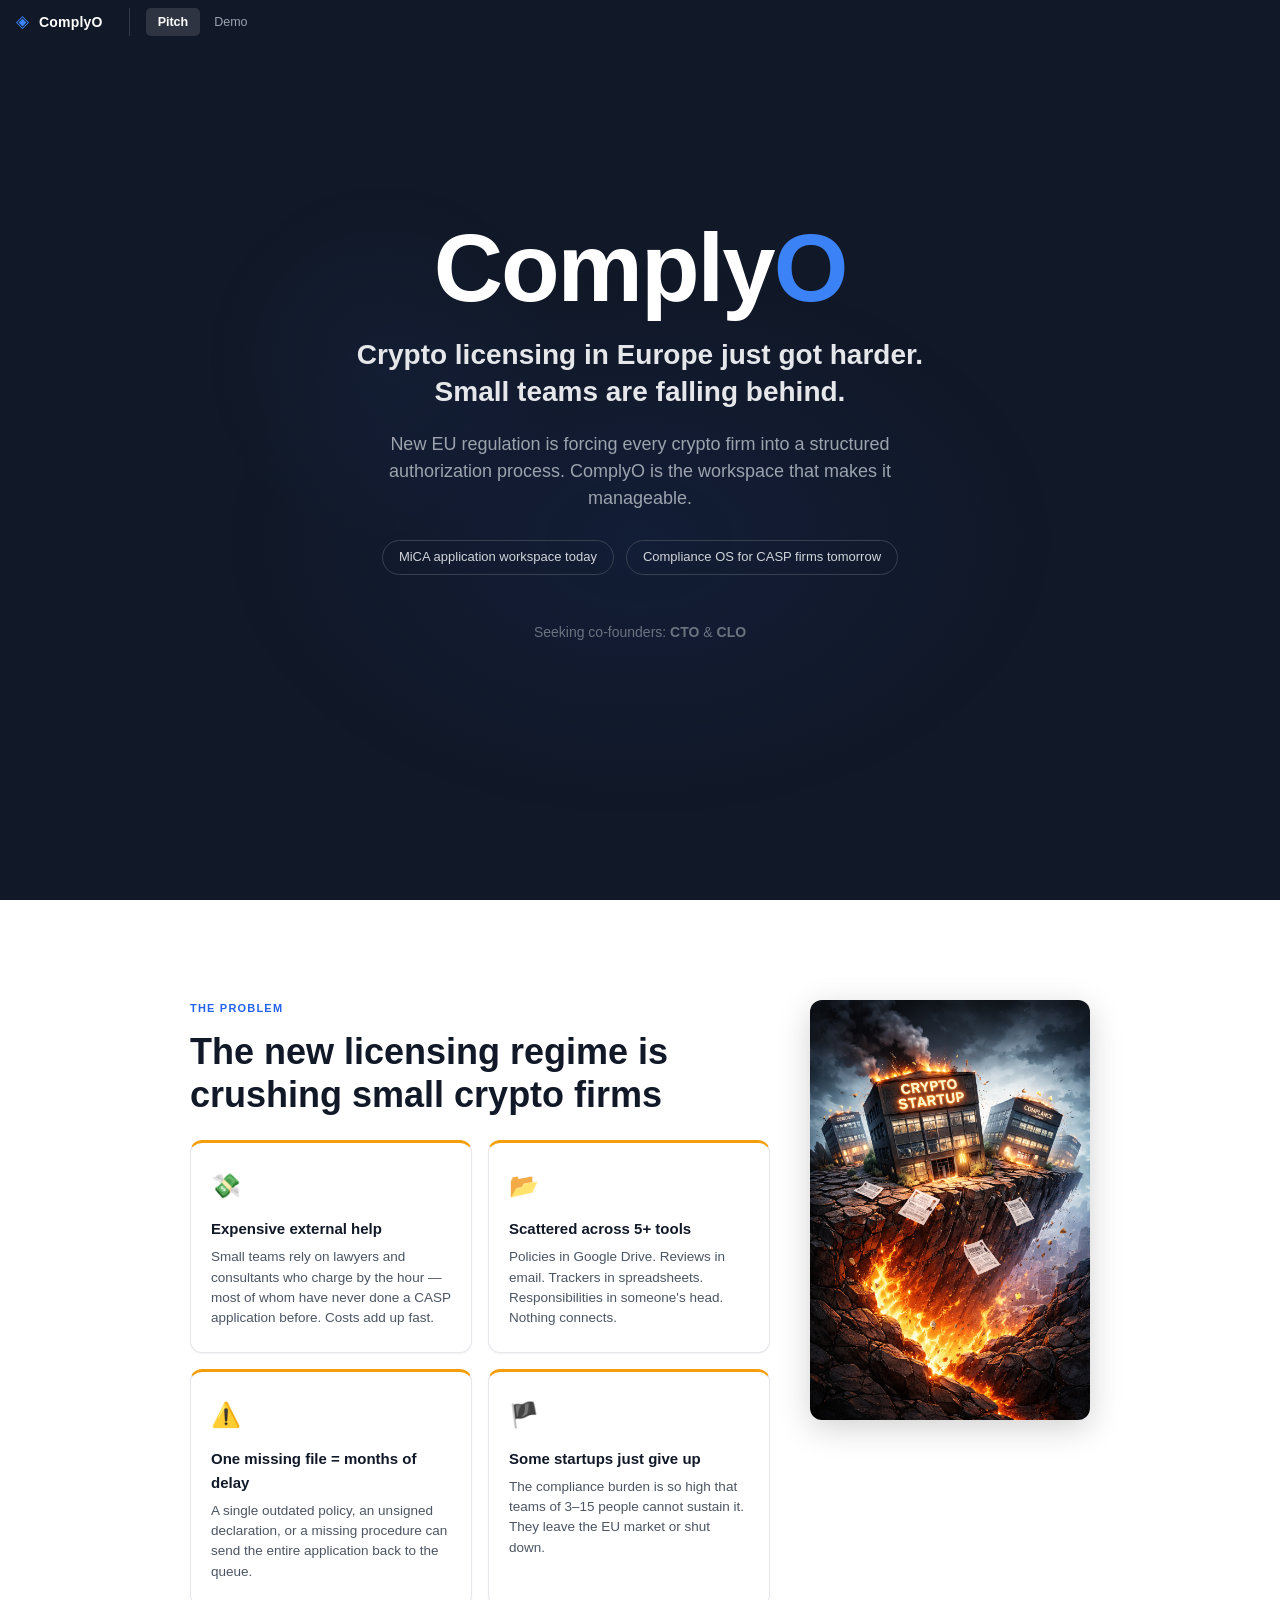
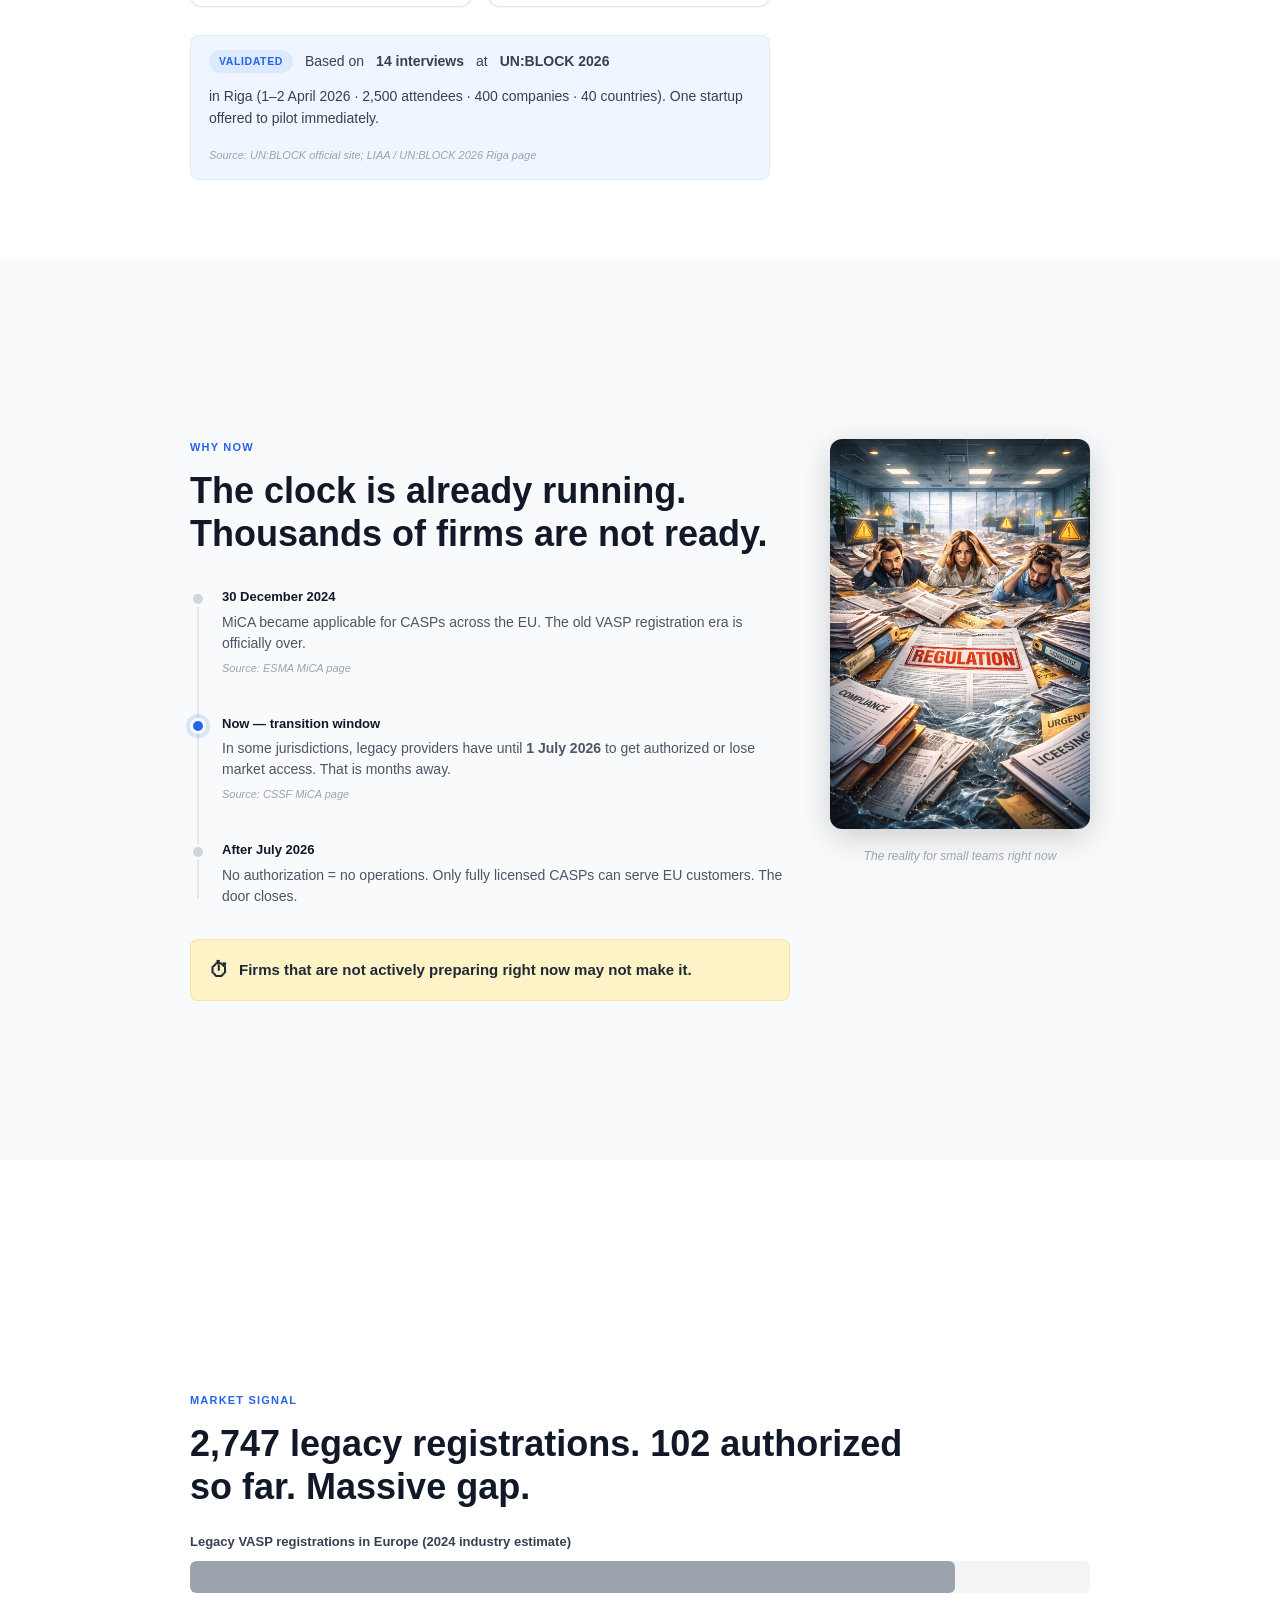
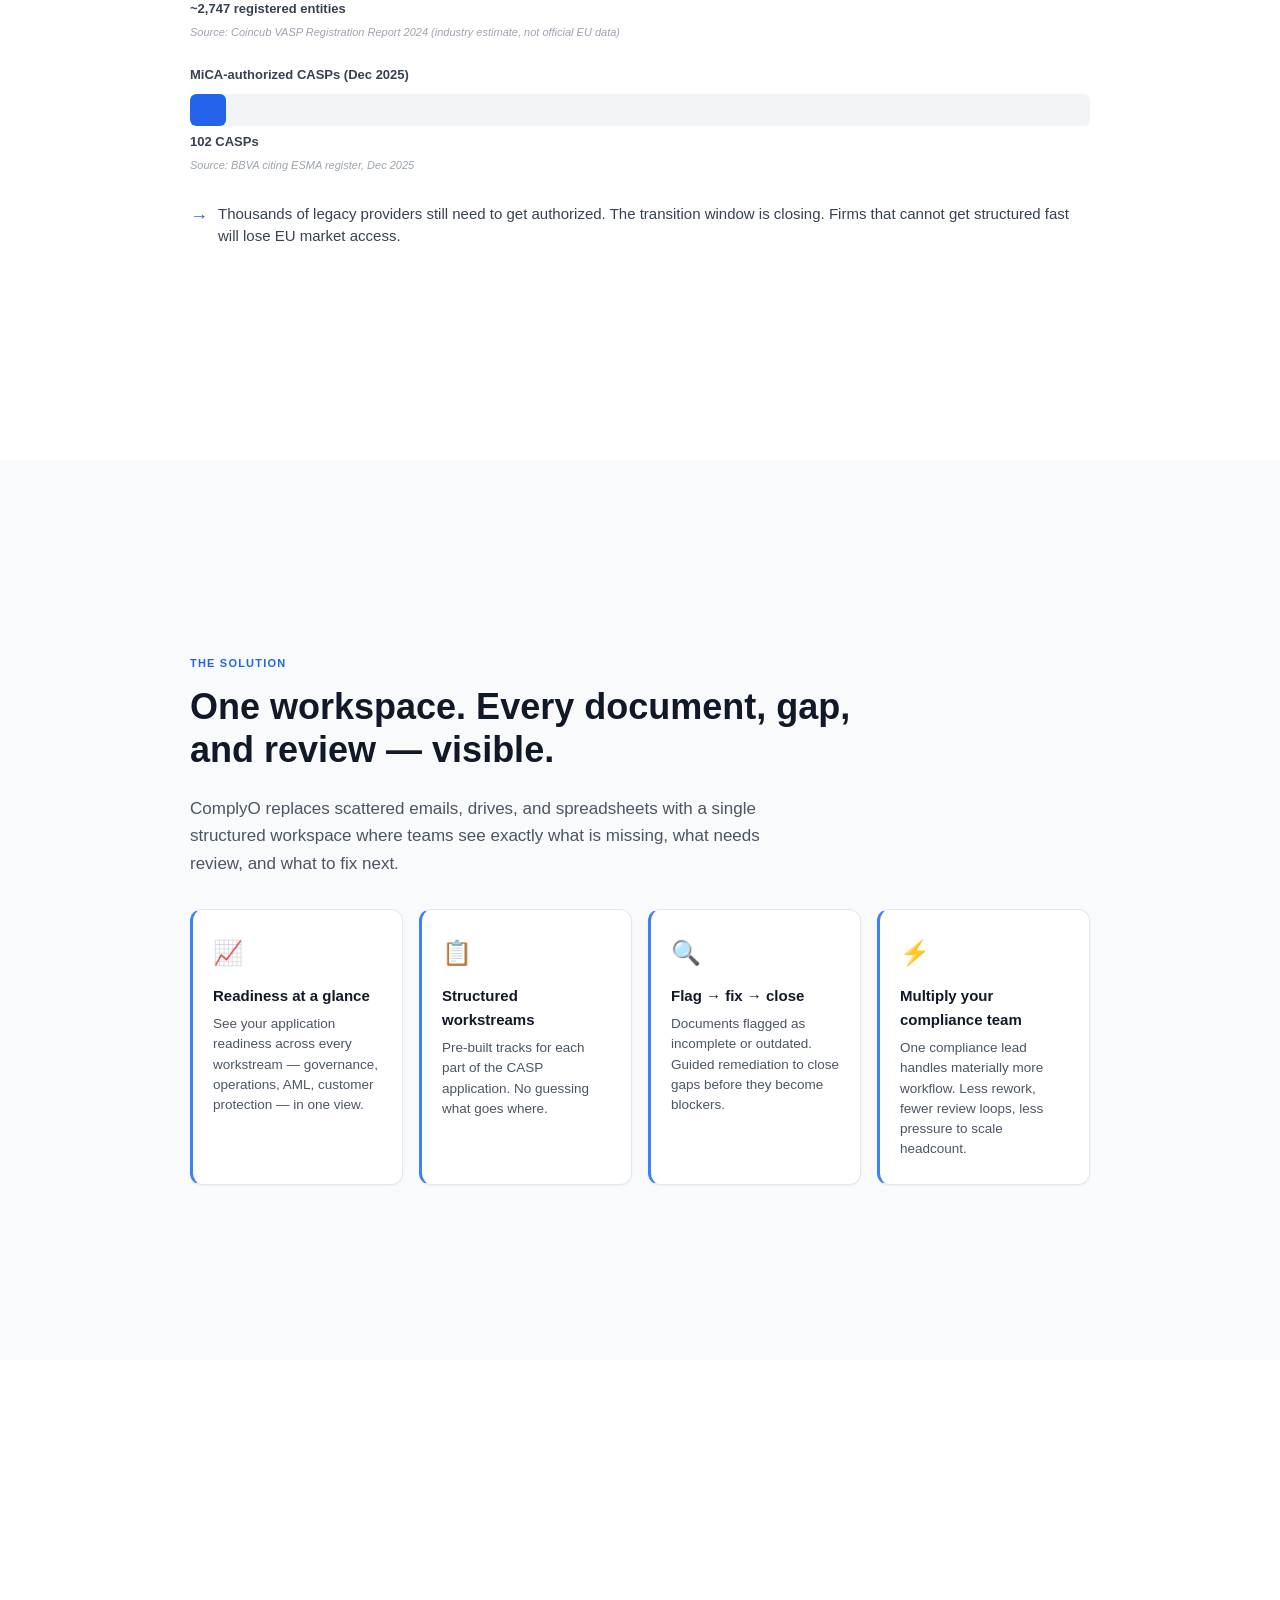
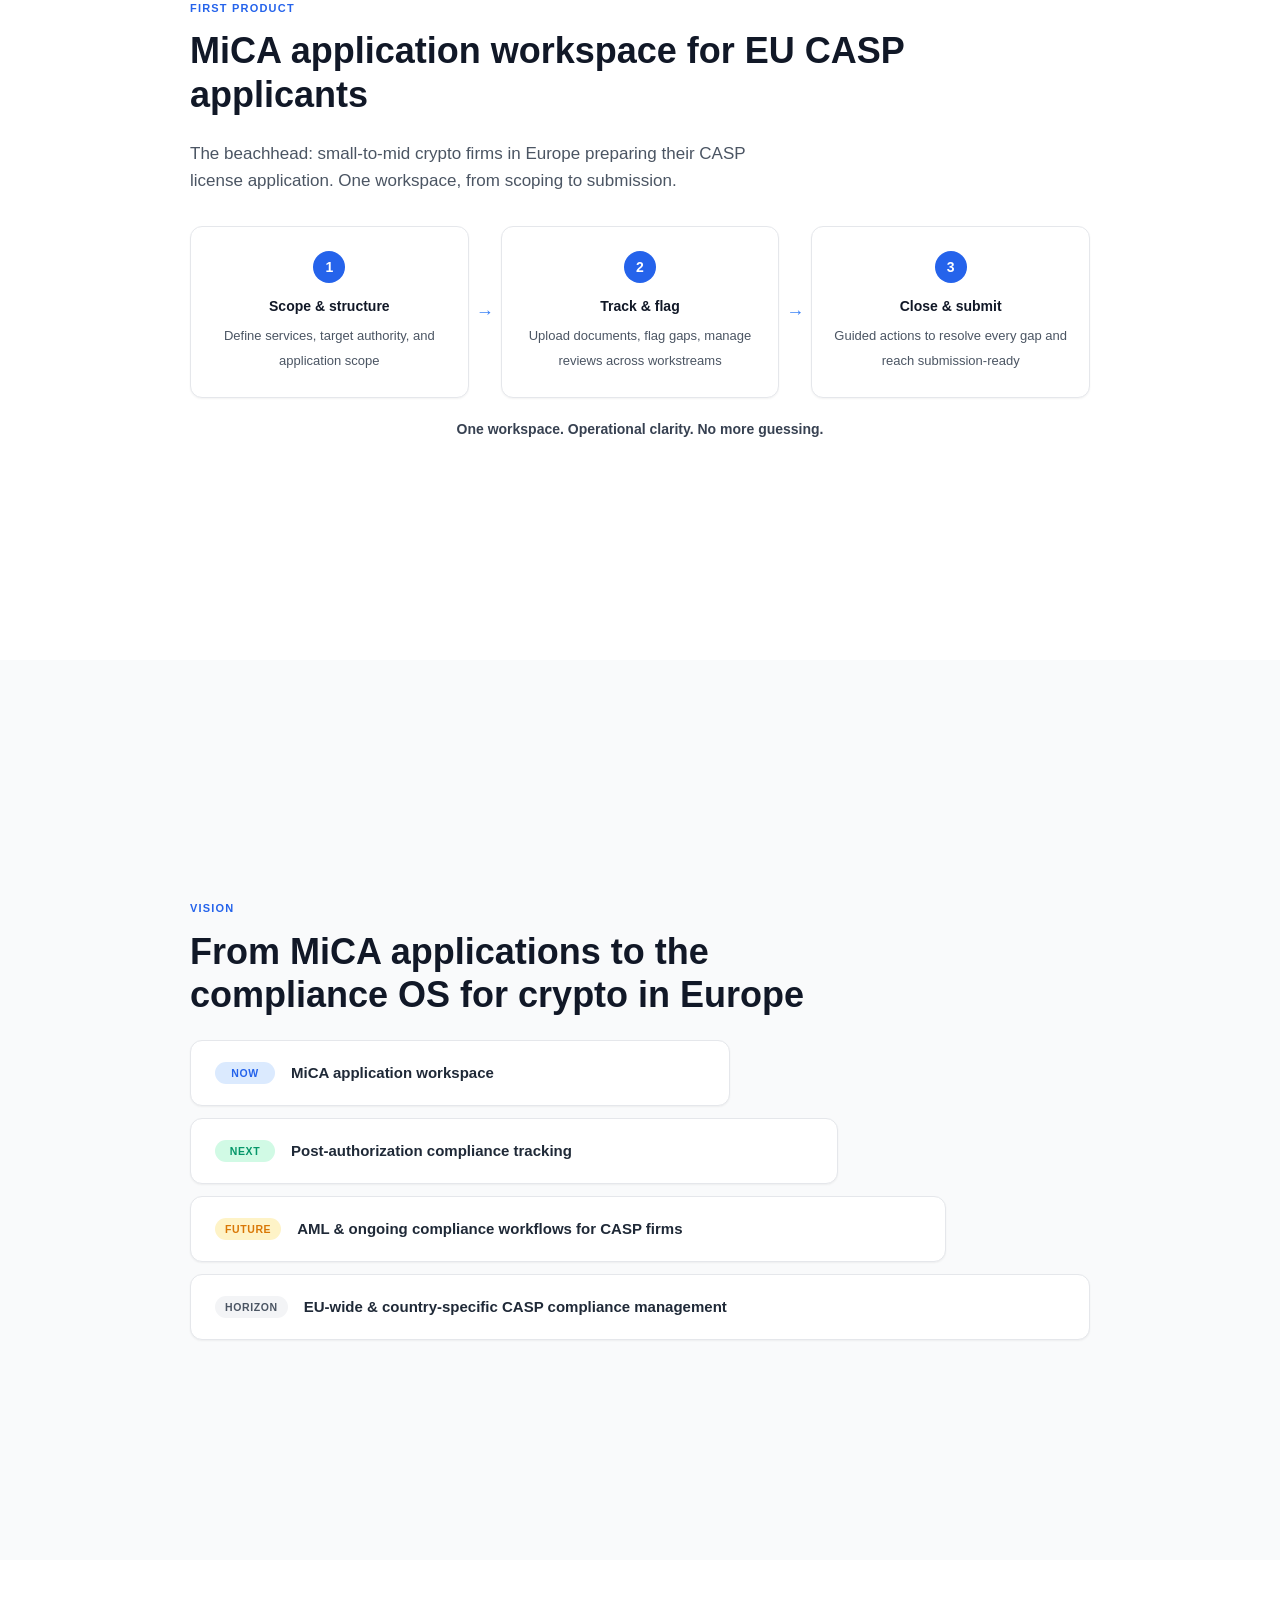
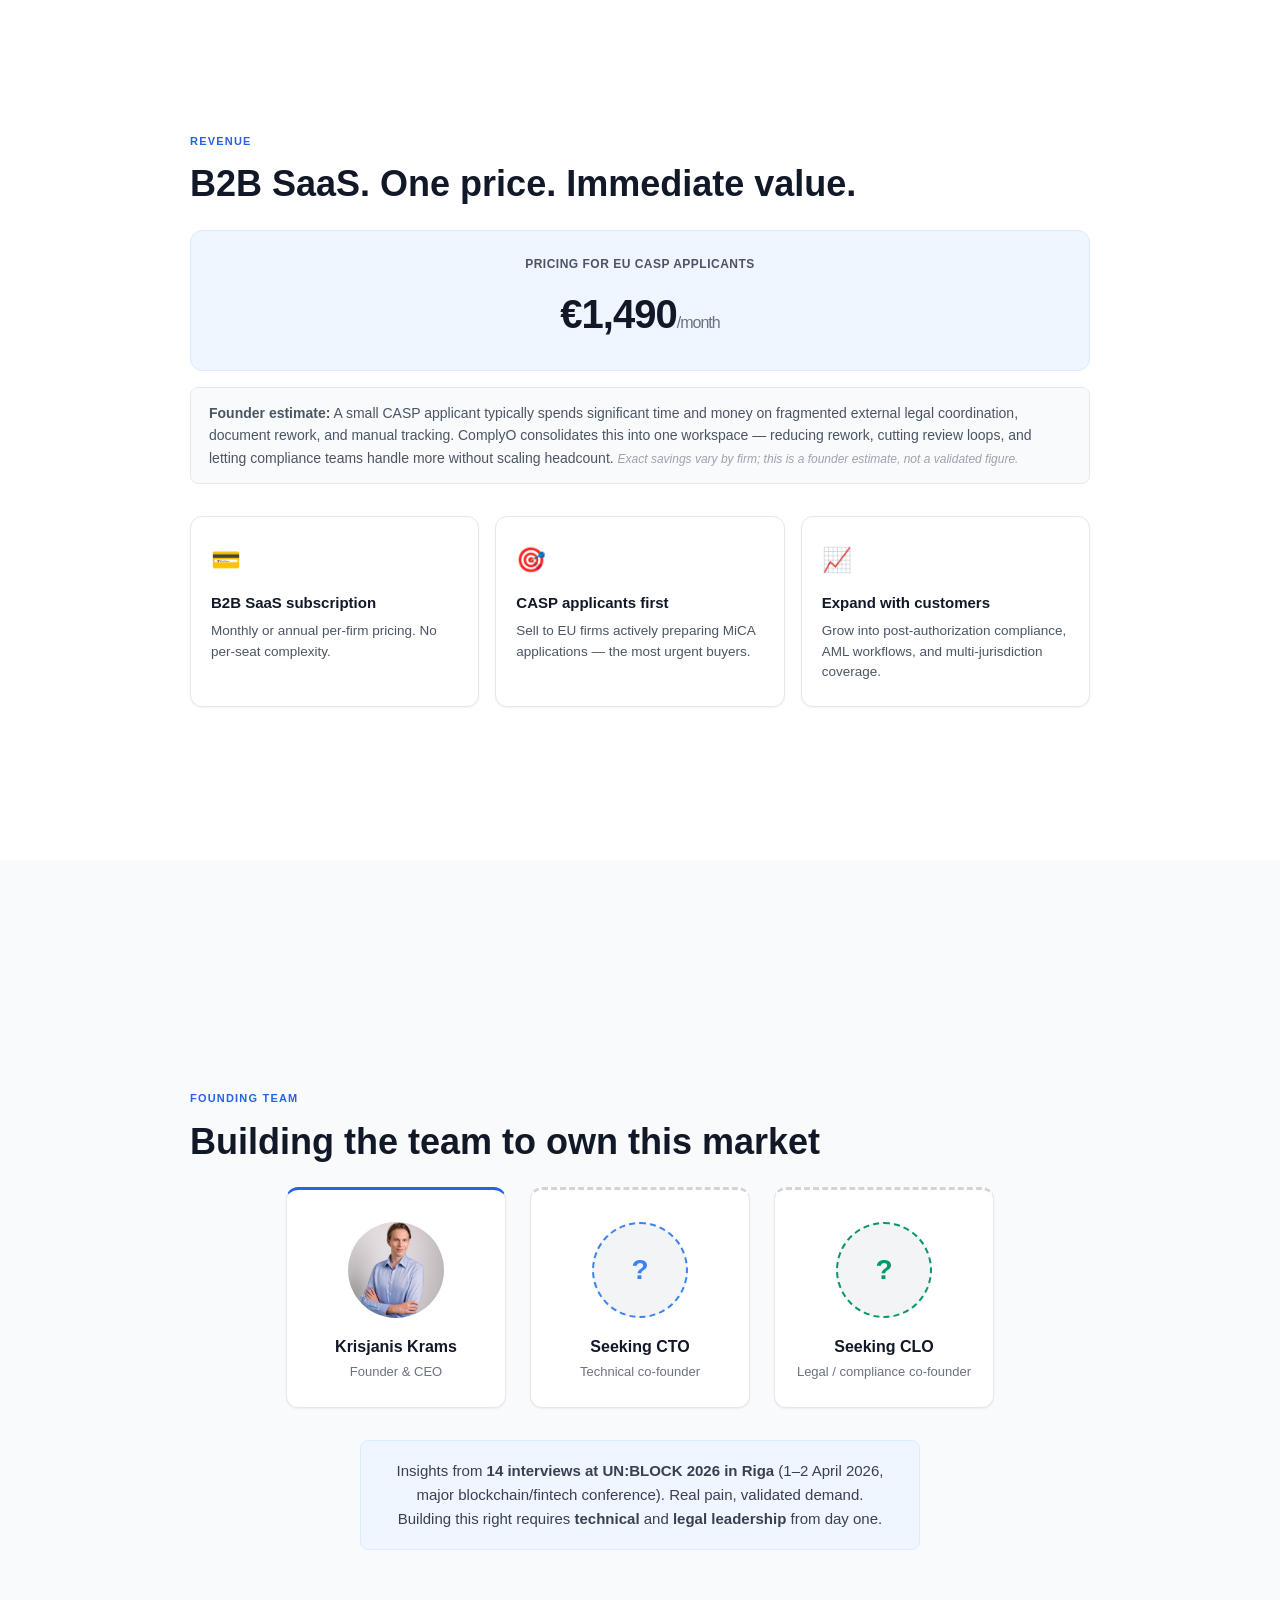
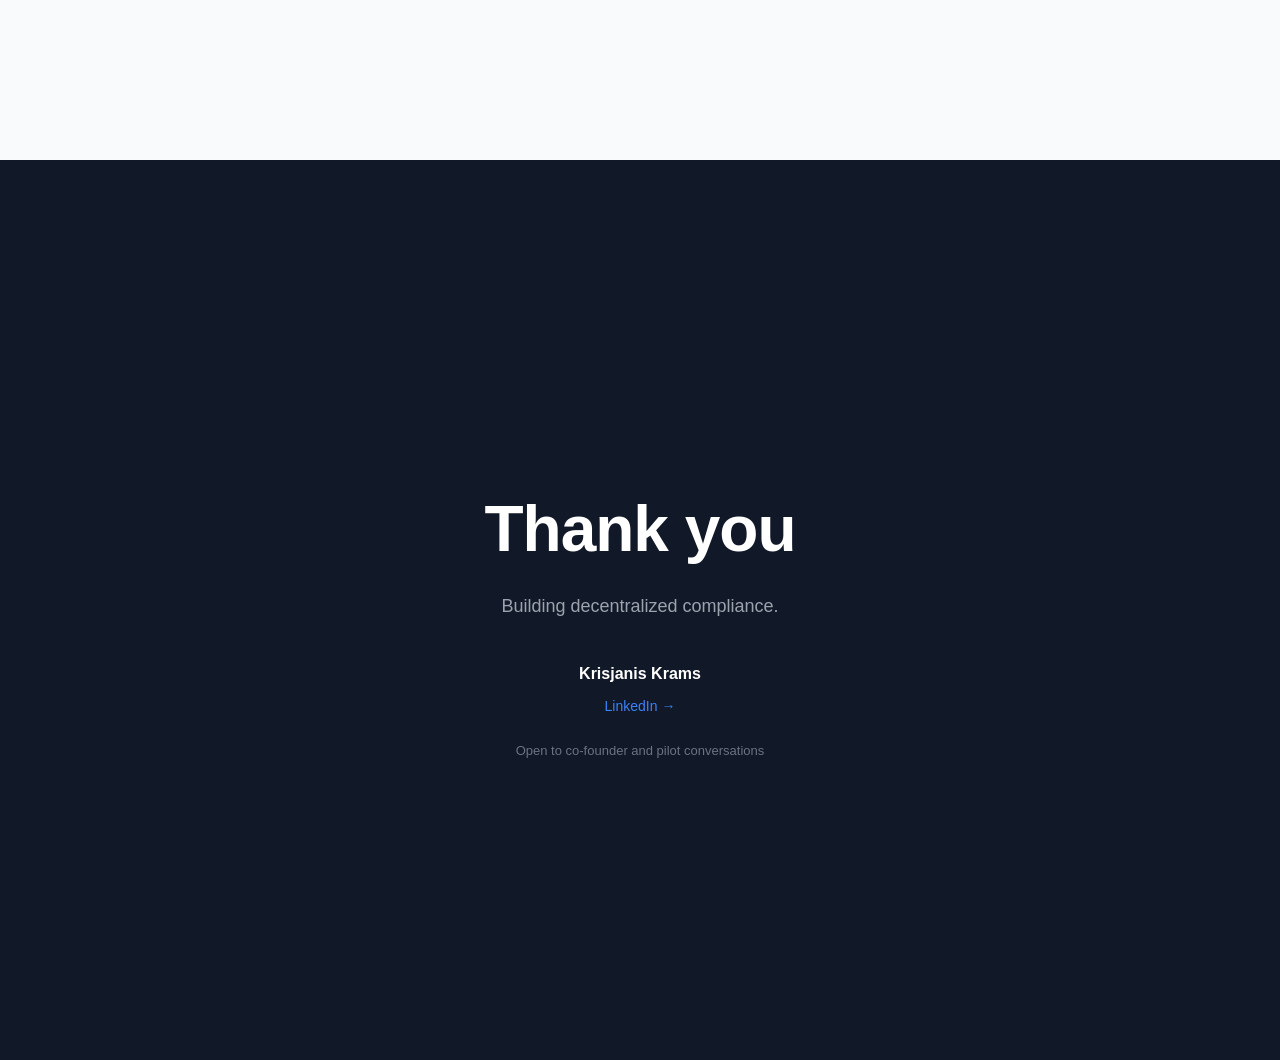
<file: index.html>
<!DOCTYPE html>
<html lang="en">
<head>
  <meta charset="UTF-8">
  <meta name="viewport" content="width=device-width, initial-scale=1.0">
  <title>ComplyO — Compliance OS for Crypto in Europe</title>
  <link rel="stylesheet" href="pitch.css">
</head>
<body>

  <!-- Shared header -->
  <header class="topbar">
    <div class="topbar-left">
      <span class="topbar-logo">&#9672;</span>
      <span class="topbar-brand">ComplyO</span>
      <nav class="topbar-tabs">
        <a href="index.html" class="topbar-tab topbar-tab--active">Pitch</a>
        <a href="demo.html" class="topbar-tab">Demo</a>
      </nav>
    </div>
  </header>

  <!-- Mobile scroll indicator -->
  <div class="scroll-cue" id="scrollCue">
    <div class="scroll-cue-arrow">&#8595;</div>
    <div class="scroll-cue-text">Scroll</div>
  </div>

  <!-- S1 — Hero -->
  <section class="p-section p-hero" id="hero">
    <div class="p-hero-inner">
      <h1 class="p-hero-title reveal">Comply<span class="accent">O</span></h1>
      <p class="p-hero-headline reveal">Crypto licensing in Europe just got harder.<br>Small teams are falling behind.</p>
      <p class="p-hero-sub reveal">New EU regulation is forcing every crypto firm into a structured authorization process. ComplyO is the workspace that makes it manageable.</p>
      <div class="p-hero-pills reveal">
        <span class="pill">MiCA application workspace today</span>
        <span class="pill">Compliance OS for CASP firms tomorrow</span>
      </div>
      <div class="p-hero-cta reveal">
        <span class="cta-note">Seeking co-founders: <strong>CTO</strong> &amp; <strong>CLO</strong></span>
      </div>
    </div>
    <div class="p-hero-bg"></div>
  </section>

  <!-- S2 — Problem -->
  <section class="p-section" id="problem">
    <div class="p-container">
      <div class="problem-layout">
        <div class="problem-content">
          <div class="section-label reveal">The Problem</div>
          <h2 class="section-title reveal">The new licensing regime is crushing small crypto firms</h2>
          <div class="card-grid reveal-stagger">
            <div class="p-card p-card--warn">
              <div class="p-card-icon">&#128184;</div>
              <h3>Expensive external help</h3>
              <p>Small teams rely on lawyers and consultants who charge by the hour &mdash; most of whom have never done a CASP application before. Costs add up fast.</p>
            </div>
            <div class="p-card p-card--warn">
              <div class="p-card-icon">&#128194;</div>
              <h3>Scattered across 5+ tools</h3>
              <p>Policies in Google Drive. Reviews in email. Trackers in spreadsheets. Responsibilities in someone's head. Nothing connects.</p>
            </div>
            <div class="p-card p-card--warn">
              <div class="p-card-icon">&#9888;&#65039;</div>
              <h3>One missing file = months of delay</h3>
              <p>A single outdated policy, an unsigned declaration, or a missing procedure can send the entire application back to the queue.</p>
            </div>
            <div class="p-card p-card--warn">
              <div class="p-card-icon">&#127988;</div>
              <h3>Some startups just give up</h3>
              <p>The compliance burden is so high that teams of 3&ndash;15 people cannot sustain it. They leave the EU market or shut down.</p>
            </div>
          </div>
          <div class="proof-block reveal">
            <span class="proof-tag">Validated</span>
            Based on <strong>14 interviews</strong> at <strong>UN:BLOCK 2026</strong> in Riga (1&ndash;2 April 2026 &middot; 2,500 attendees &middot; 400 companies &middot; 40 countries). One startup offered to pilot immediately.
            <span class="proof-source">Source: UN:BLOCK official site; LIAA / UN:BLOCK 2026 Riga page</span>
          </div>
        </div>
        <div class="problem-image reveal">
          <img src="assets/Crypto startup in perilous demise.png" alt="Crypto startup struggling with compliance" class="pain-img">
        </div>
      </div>
    </div>
  </section>

  <!-- S3 — Why Now -->
  <section class="p-section p-section--alt" id="why-now">
    <div class="p-container">
      <div class="whynow-layout">
        <div class="whynow-content">
          <div class="section-label reveal">Why Now</div>
          <h2 class="section-title reveal">The clock is already running. Thousands of firms are not ready.</h2>
          <div class="timeline reveal-stagger">
            <div class="tl-item">
              <div class="tl-dot"></div>
              <div class="tl-content">
                <div class="tl-year">30 December 2024</div>
                <div class="tl-text">MiCA became applicable for CASPs across the EU. The old VASP registration era is officially over.</div>
                <div class="tl-source">Source: ESMA MiCA page</div>
              </div>
            </div>
            <div class="tl-item">
              <div class="tl-dot tl-dot--active"></div>
              <div class="tl-content">
                <div class="tl-year">Now &mdash; transition window</div>
                <div class="tl-text">In some jurisdictions, legacy providers have until <strong>1 July 2026</strong> to get authorized or lose market access. That is months away.</div>
                <div class="tl-source">Source: CSSF MiCA page</div>
              </div>
            </div>
            <div class="tl-item">
              <div class="tl-dot"></div>
              <div class="tl-content">
                <div class="tl-year">After July 2026</div>
                <div class="tl-text">No authorization = no operations. Only fully licensed CASPs can serve EU customers. The door closes.</div>
              </div>
            </div>
          </div>
          <div class="urgency-note reveal">
            <span class="urgency-icon">&#9201;</span>
            Firms that are not actively preparing right now may not make it.
          </div>
        </div>
        <div class="whynow-image reveal">
          <img src="assets/Drowning in compliance chaos.png" alt="Team drowning in regulation and compliance paperwork" class="pain-img">
          <div class="pain-img-caption">The reality for small teams right now</div>
        </div>
      </div>
    </div>
  </section>

  <!-- S4 — Market Signal -->
  <section class="p-section" id="market">
    <div class="p-container">
      <div class="section-label reveal">Market Signal</div>
      <h2 class="section-title reveal">2,747 legacy registrations. 102 authorized so far. Massive gap.</h2>
      <div class="market-visual reveal">
        <div class="market-bar-group">
          <div class="market-bar-wrap">
            <div class="market-bar-label">Legacy VASP registrations in Europe (2024 industry estimate)</div>
            <div class="market-bar">
              <div class="market-bar-fill market-bar-fill--large" data-width="85"></div>
            </div>
            <div class="market-bar-value">~2,747 registered entities</div>
            <div class="market-bar-source">Source: Coincub VASP Registration Report 2024 (industry estimate, not official EU data)</div>
          </div>
          <div class="market-bar-wrap">
            <div class="market-bar-label">MiCA-authorized CASPs (Dec 2025)</div>
            <div class="market-bar">
              <div class="market-bar-fill market-bar-fill--small" data-width="4"></div>
            </div>
            <div class="market-bar-value">102 CASPs</div>
            <div class="market-bar-source">Source: BBVA citing ESMA register, Dec 2025</div>
          </div>
        </div>
        <div class="market-insight">
          <span class="market-arrow">&rarr;</span>
          Thousands of legacy providers still need to get authorized. The transition window is closing. Firms that cannot get structured fast will lose EU market access.
        </div>
      </div>
    </div>
  </section>

  <!-- S5 — Solution -->
  <section class="p-section p-section--alt" id="solution">
    <div class="p-container">
      <div class="section-label reveal">The Solution</div>
      <h2 class="section-title reveal">One workspace. Every document, gap, and review &mdash; visible.</h2>
      <p class="section-sub reveal">ComplyO replaces scattered emails, drives, and spreadsheets with a single structured workspace where teams see exactly what is missing, what needs review, and what to fix next.</p>
      <div class="solution-grid reveal-stagger">
        <div class="sol-card">
          <div class="sol-icon">&#128200;</div>
          <h3>Readiness at a glance</h3>
          <p>See your application readiness across every workstream &mdash; governance, operations, AML, customer protection &mdash; in one view.</p>
        </div>
        <div class="sol-card">
          <div class="sol-icon">&#128203;</div>
          <h3>Structured workstreams</h3>
          <p>Pre-built tracks for each part of the CASP application. No guessing what goes where.</p>
        </div>
        <div class="sol-card">
          <div class="sol-icon">&#128269;</div>
          <h3>Flag &rarr; fix &rarr; close</h3>
          <p>Documents flagged as incomplete or outdated. Guided remediation to close gaps before they become blockers.</p>
        </div>
        <div class="sol-card">
          <div class="sol-icon">&#9889;</div>
          <h3>Multiply your compliance team</h3>
          <p>One compliance lead handles materially more workflow. Less rework, fewer review loops, less pressure to scale headcount.</p>
        </div>
      </div>
    </div>
  </section>

  <!-- S6 — First Product -->
  <section class="p-section" id="wedge">
    <div class="p-container">
      <div class="section-label reveal">First Product</div>
      <h2 class="section-title reveal">MiCA application workspace for EU CASP applicants</h2>
      <p class="section-sub reveal">The beachhead: small-to-mid crypto firms in Europe preparing their CASP license application. One workspace, from scoping to submission.</p>
      <div class="wedge-flow reveal">
        <div class="wedge-step">
          <div class="wedge-num">1</div>
          <div class="wedge-desc">
            <strong>Scope &amp; structure</strong>
            <span>Define services, target authority, and application scope</span>
          </div>
        </div>
        <div class="wedge-connector"></div>
        <div class="wedge-step">
          <div class="wedge-num">2</div>
          <div class="wedge-desc">
            <strong>Track &amp; flag</strong>
            <span>Upload documents, flag gaps, manage reviews across workstreams</span>
          </div>
        </div>
        <div class="wedge-connector"></div>
        <div class="wedge-step">
          <div class="wedge-num">3</div>
          <div class="wedge-desc">
            <strong>Close &amp; submit</strong>
            <span>Guided actions to resolve every gap and reach submission-ready</span>
          </div>
        </div>
      </div>
      <div class="wedge-note reveal">One workspace. Operational clarity. No more guessing.</div>
    </div>
  </section>

  <!-- S7 — Vision -->
  <section class="p-section p-section--alt" id="vision">
    <div class="p-container">
      <div class="section-label reveal">Vision</div>
      <h2 class="section-title reveal">From MiCA applications to the compliance OS for crypto in Europe</h2>
      <div class="roadmap reveal-stagger">
        <div class="rm-layer rm-layer--now">
          <div class="rm-tag">Now</div>
          <div class="rm-label">MiCA application workspace</div>
        </div>
        <div class="rm-layer rm-layer--next">
          <div class="rm-tag">Next</div>
          <div class="rm-label">Post-authorization compliance tracking</div>
        </div>
        <div class="rm-layer rm-layer--future">
          <div class="rm-tag">Future</div>
          <div class="rm-label">AML &amp; ongoing compliance workflows for CASP firms</div>
        </div>
        <div class="rm-layer rm-layer--horizon">
          <div class="rm-tag">Horizon</div>
          <div class="rm-label">EU-wide &amp; country-specific CASP compliance management</div>
        </div>
      </div>
    </div>
  </section>

  <!-- S8 — Business Model -->
  <section class="p-section" id="business">
    <div class="p-container">
      <div class="section-label reveal">Revenue</div>
      <h2 class="section-title reveal">B2B SaaS. One price. Immediate value.</h2>
      <div class="biz-highlight reveal">
        <div class="biz-highlight-row">
          <div class="biz-highlight-card">
            <div class="biz-highlight-label">Pricing for EU CASP applicants</div>
            <div class="biz-highlight-value">&euro;1,490<span>/month</span></div>
          </div>
        </div>
        <div class="biz-scenario reveal">
          <strong>Founder estimate:</strong> A small CASP applicant typically spends significant time and money on fragmented external legal coordination, document rework, and manual tracking. ComplyO consolidates this into one workspace &mdash; reducing rework, cutting review loops, and letting compliance teams handle more without scaling headcount. <em>Exact savings vary by firm; this is a founder estimate, not a validated figure.</em>
        </div>
      </div>
      <div class="biz-grid reveal-stagger">
        <div class="biz-card">
          <div class="biz-icon">&#128179;</div>
          <h3>B2B SaaS subscription</h3>
          <p>Monthly or annual per-firm pricing. No per-seat complexity.</p>
        </div>
        <div class="biz-card">
          <div class="biz-icon">&#127919;</div>
          <h3>CASP applicants first</h3>
          <p>Sell to EU firms actively preparing MiCA applications &mdash; the most urgent buyers.</p>
        </div>
        <div class="biz-card">
          <div class="biz-icon">&#128200;</div>
          <h3>Expand with customers</h3>
          <p>Grow into post-authorization compliance, AML workflows, and multi-jurisdiction coverage.</p>
        </div>
      </div>
    </div>
  </section>

  <!-- S9 — Team -->
  <section class="p-section p-section--alt" id="team">
    <div class="p-container">
      <div class="section-label reveal">Founding Team</div>
      <h2 class="section-title reveal">Building the team to own this market</h2>
      <div class="team-grid reveal-stagger">
        <div class="team-card team-card--founder">
          <div class="team-photo">
            <img src="assets/founder-krisjanis.jpg" alt="Krisjanis Krams" onerror="this.style.display='none';this.parentElement.classList.add('team-photo--placeholder')">
          </div>
          <div class="team-name">Krisjanis Krams</div>
          <div class="team-role">Founder &amp; CEO</div>
        </div>
        <div class="team-card team-card--open">
          <div class="team-photo team-photo--placeholder team-photo--cto">
            <span>?</span>
          </div>
          <div class="team-name">Seeking CTO</div>
          <div class="team-role">Technical co-founder</div>
        </div>
        <div class="team-card team-card--open">
          <div class="team-photo team-photo--placeholder team-photo--clo">
            <span>?</span>
          </div>
          <div class="team-name">Seeking CLO</div>
          <div class="team-role">Legal / compliance co-founder</div>
        </div>
      </div>
      <div class="team-message reveal">
        Insights from <strong>14 interviews at UN:BLOCK 2026 in Riga</strong> (1&ndash;2 April 2026, major blockchain/fintech conference). Real pain, validated demand.<br>
        Building this right requires <strong>technical</strong> and <strong>legal leadership</strong> from day one.
      </div>
    </div>
  </section>

  <!-- S10 — Closing -->
  <section class="p-section p-closing" id="closing">
    <div class="p-container">
      <h2 class="closing-thanks reveal">Thank you</h2>
      <p class="closing-line reveal">Building decentralized compliance.</p>
      <div class="closing-contact reveal">
        <div class="closing-name">Krisjanis Krams</div>
        <a href="https://www.linkedin.com/in/krams-industries/" target="_blank" rel="noopener" class="closing-link">LinkedIn &rarr;</a>
      </div>
      <div class="closing-note reveal">Open to co-founder and pilot conversations</div>
    </div>
  </section>

  <script src="pitch.js"></script>
</body>
</html>
</file>
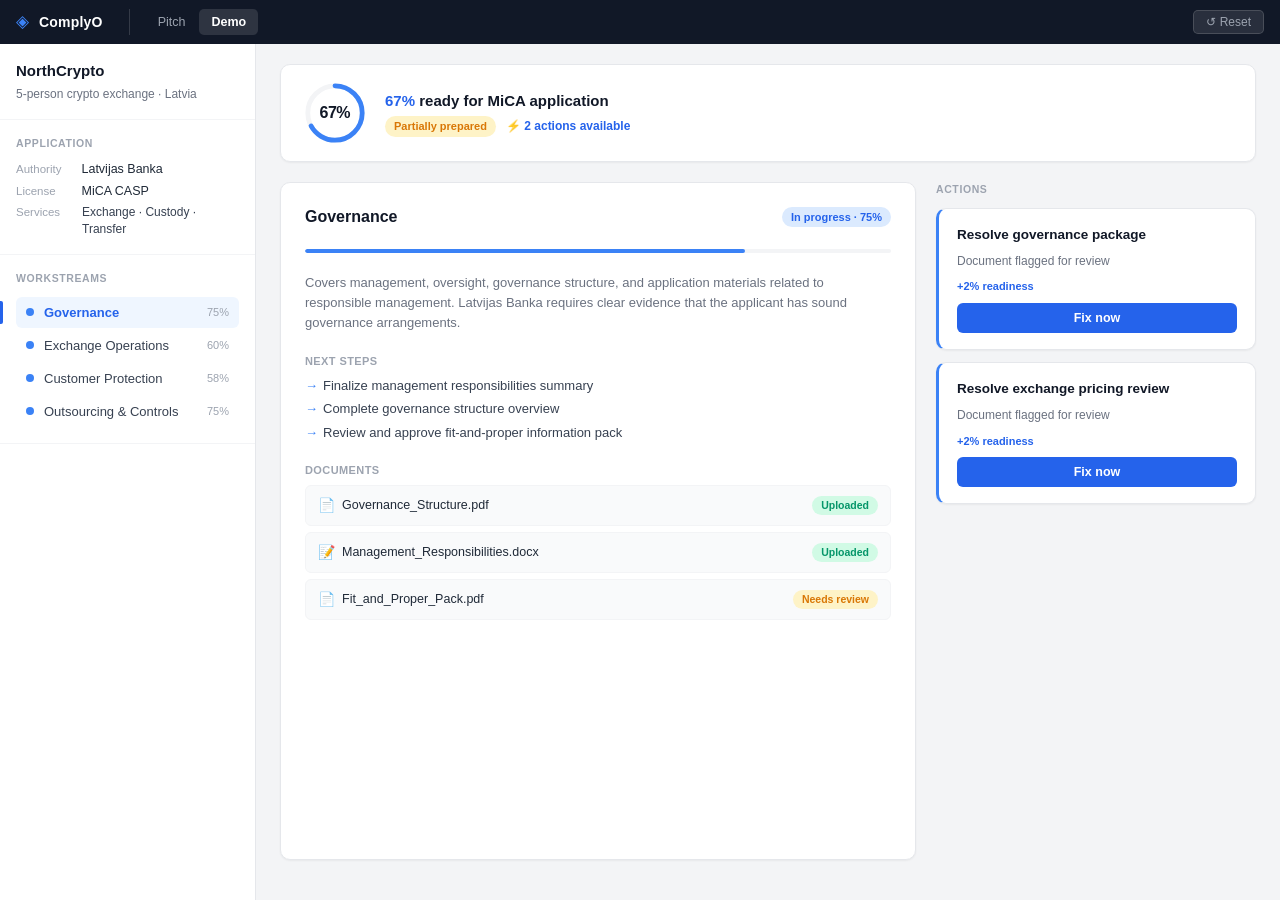
<file: demo.html>
<!DOCTYPE html>
<html lang="en">
<head>
  <meta charset="UTF-8">
  <meta name="viewport" content="width=device-width, initial-scale=1.0">
  <title>MiCA Readiness Workspace — NorthCrypto</title>
  <link rel="stylesheet" href="styles.css">
</head>
<body>

  <!-- Shared header -->
  <header class="topbar">
    <div class="topbar-left">
      <span class="topbar-logo">◈</span>
      <span class="topbar-brand">ComplyO</span>
      <nav class="topbar-tabs">
        <a href="index.html" class="topbar-tab">Pitch</a>
        <a href="demo.html" class="topbar-tab topbar-tab--active">Demo</a>
      </nav>
    </div>
    <div class="topbar-right">
      <button class="btn-reset" id="resetBtn" title="Reset demo state">↺ Reset</button>
    </div>
  </header>

  <div class="app-layout">

    <!-- Sidebar -->
    <aside class="sidebar">

      <!-- Company block -->
      <div class="sb-block sb-company">
        <div class="sb-company-name">NorthCrypto</div>
        <div class="sb-company-meta">5-person crypto exchange · Latvia</div>
      </div>

      <!-- Scope block -->
      <div class="sb-block sb-scope">
        <div class="sb-label">Application</div>
        <div class="sb-scope-row"><span class="sb-dim">Authority</span> Latvijas Banka</div>
        <div class="sb-scope-row"><span class="sb-dim">License</span> MiCA CASP</div>
        <div class="sb-scope-row sb-scope-services">
          <span class="sb-dim">Services</span>
          <span>Exchange · Custody · Transfer</span>
        </div>
      </div>

      <!-- Workstream nav -->
      <div class="sb-block sb-nav">
        <div class="sb-label">Workstreams</div>
        <nav id="wsNav" class="sb-ws-nav"></nav>
      </div>

    </aside>

    <!-- Main workspace -->
    <main class="workspace">

      <!-- Readiness strip -->
      <div class="readiness-strip" id="readinessStrip">
        <div class="rs-ring-wrap">
          <svg class="rs-ring" viewBox="0 0 80 80">
            <circle class="rs-ring-bg" cx="40" cy="40" r="34" />
            <circle class="rs-ring-fill" id="progressRing" cx="40" cy="40" r="34" />
          </svg>
          <div class="rs-ring-text"><span id="scoreValue">67</span>%</div>
        </div>
        <div class="rs-copy">
          <div class="rs-headline" id="rsHeadline">
            <span id="scoreHighlight">67%</span> ready for MiCA application
          </div>
          <div class="rs-meta">
            <span class="rs-badge" id="statusBadge">Partially prepared</span>
            <span class="rs-hint" id="actionsHint">⚡ 2 actions available</span>
          </div>
        </div>
      </div>

      <!-- Content area: two columns -->
      <div class="ws-content">

        <!-- Left: selected workstream detail -->
        <div class="ws-detail-panel" id="wsDetailPanel">
          <!-- filled by JS -->
        </div>

        <!-- Right: actions panel -->
        <div class="actions-panel" id="actionsPanel">
          <div class="panel-label">Actions</div>
          <div id="actionsContainer"></div>
        </div>

      </div>

    </main>

  </div>

  <script src="app.js"></script>
</body>
</html>
</file>
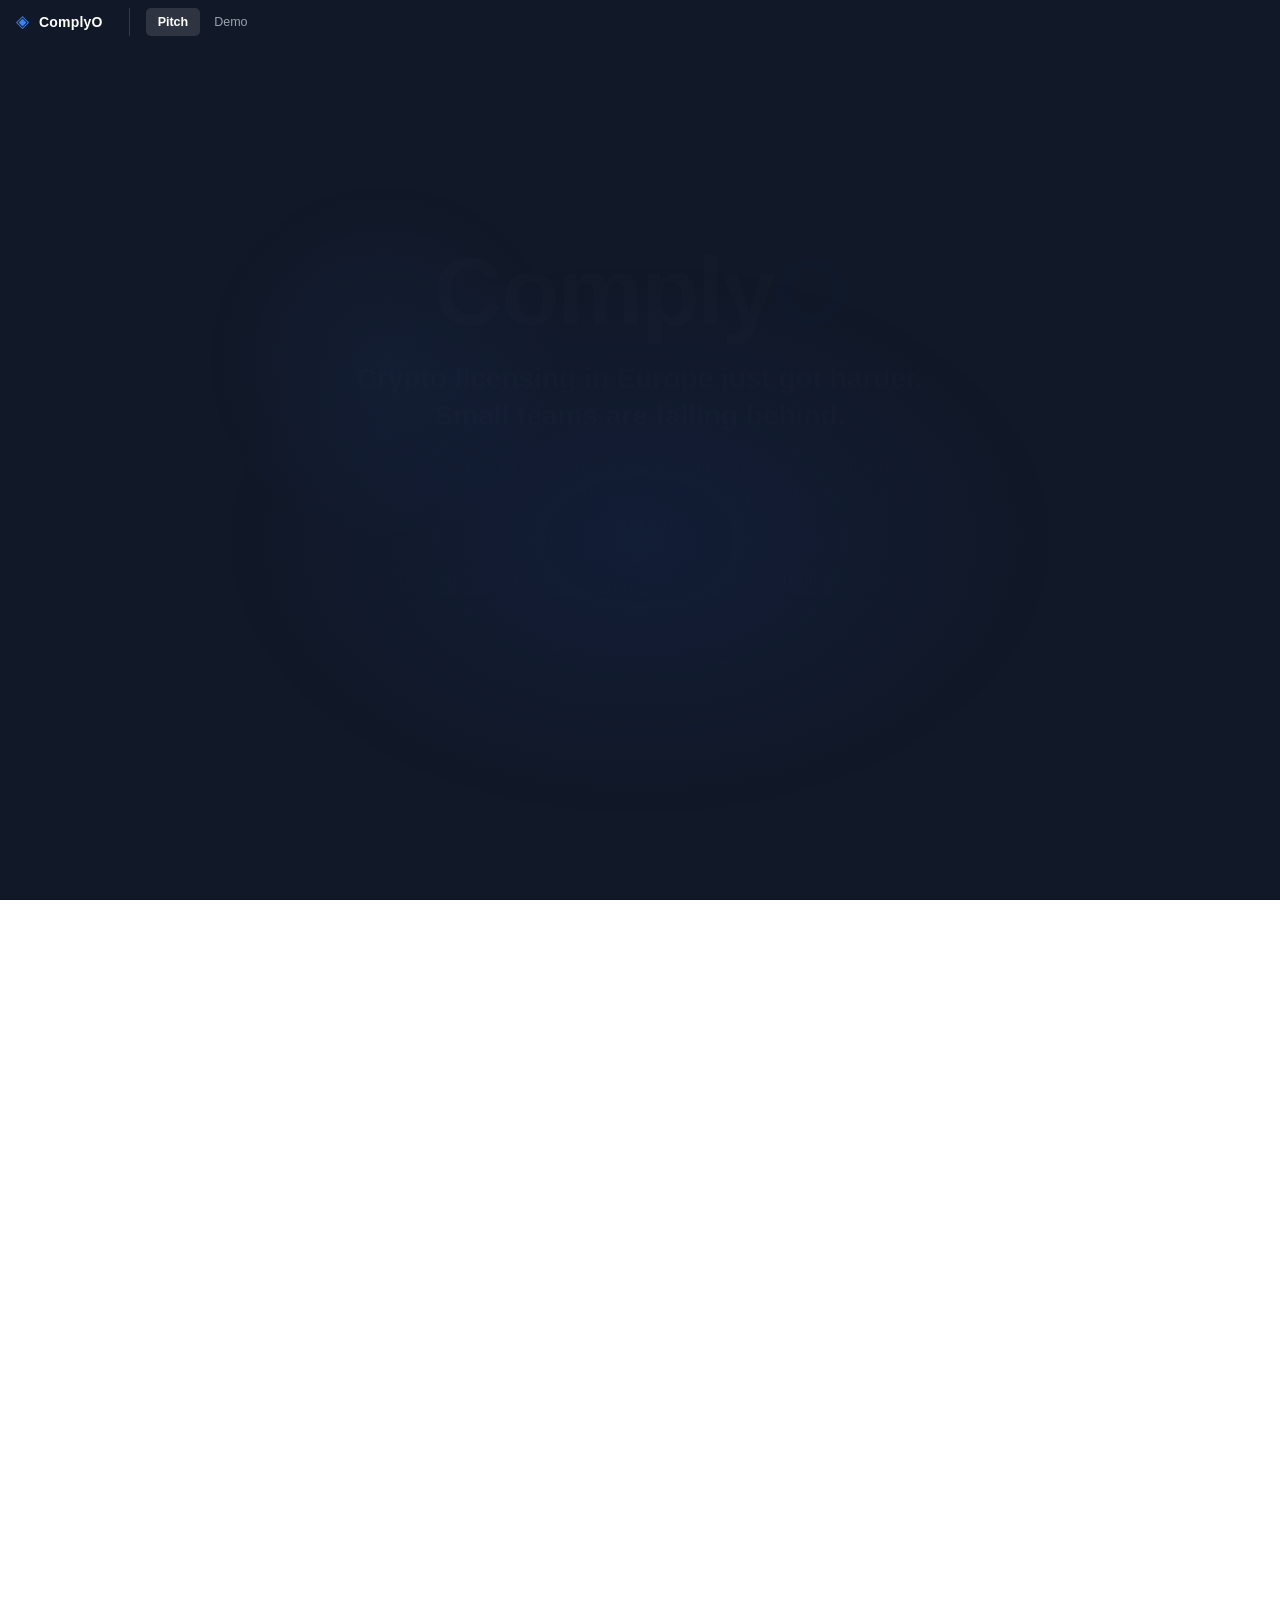
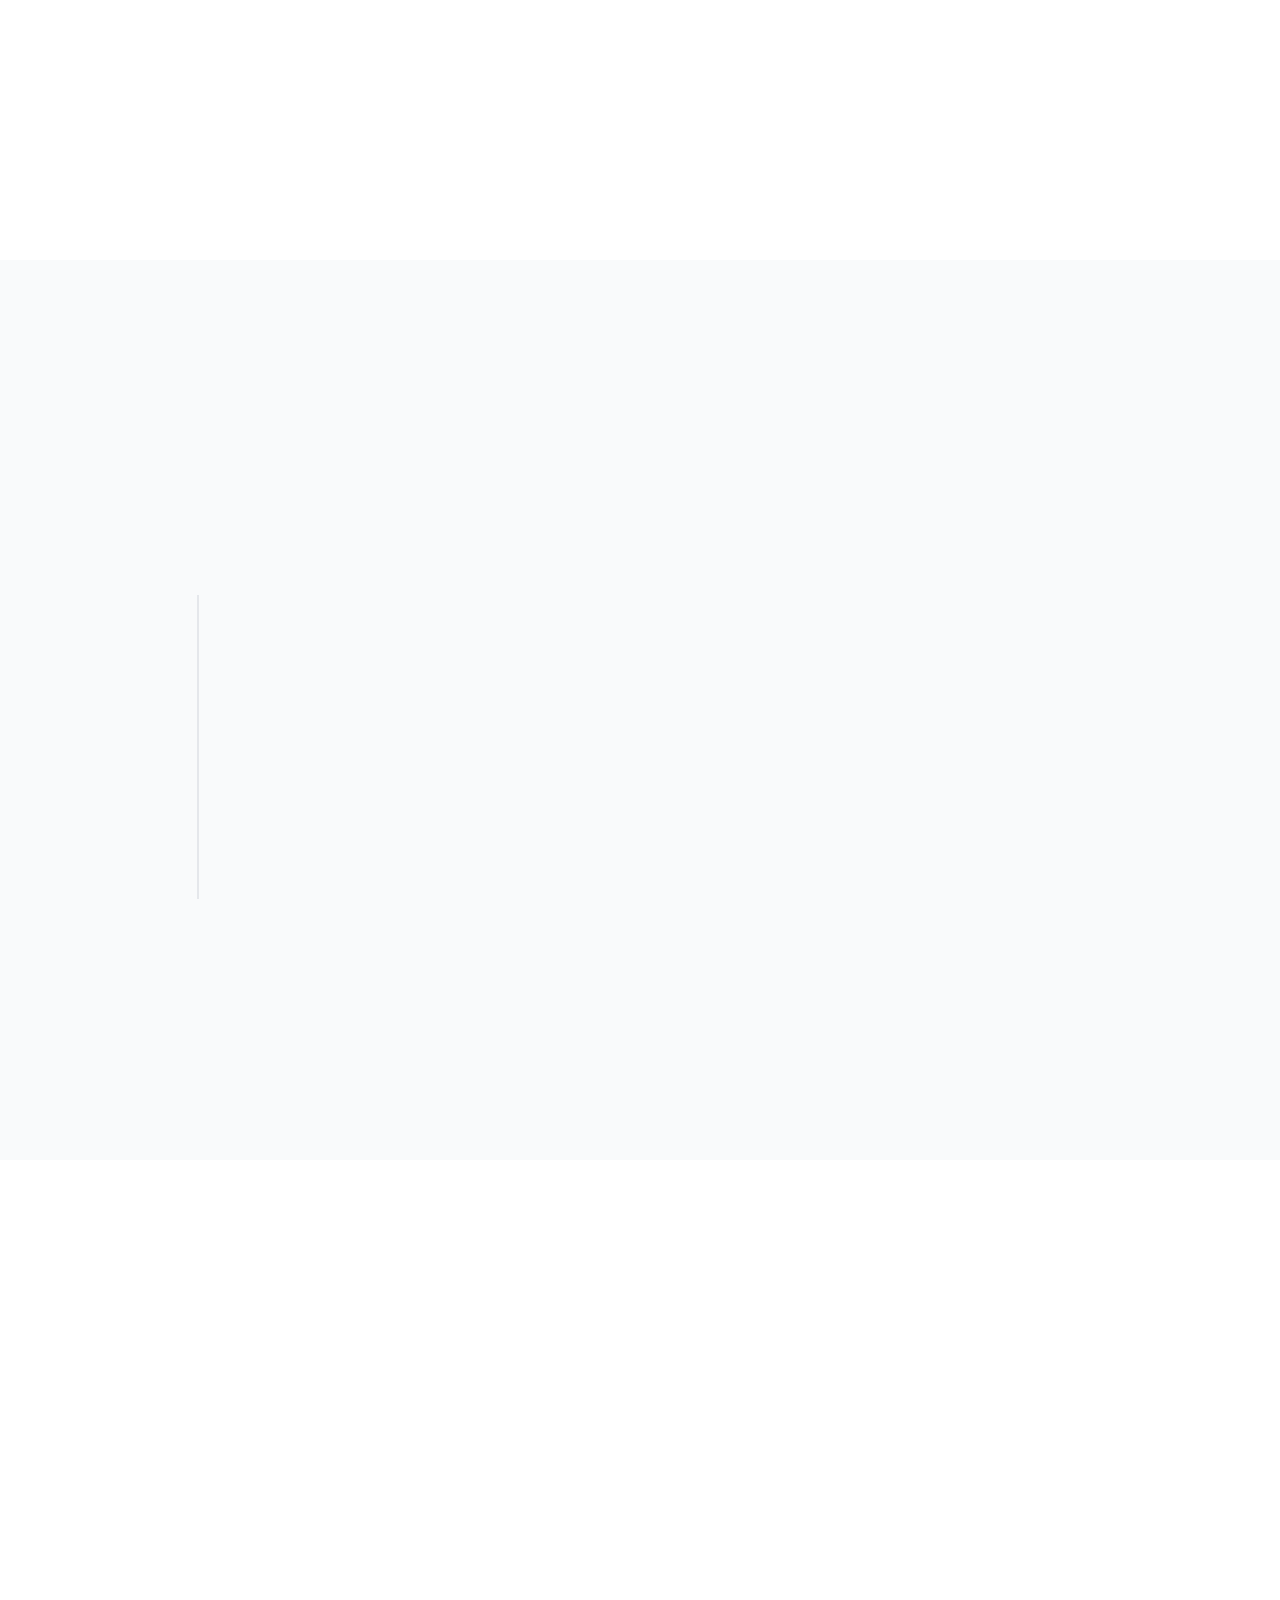
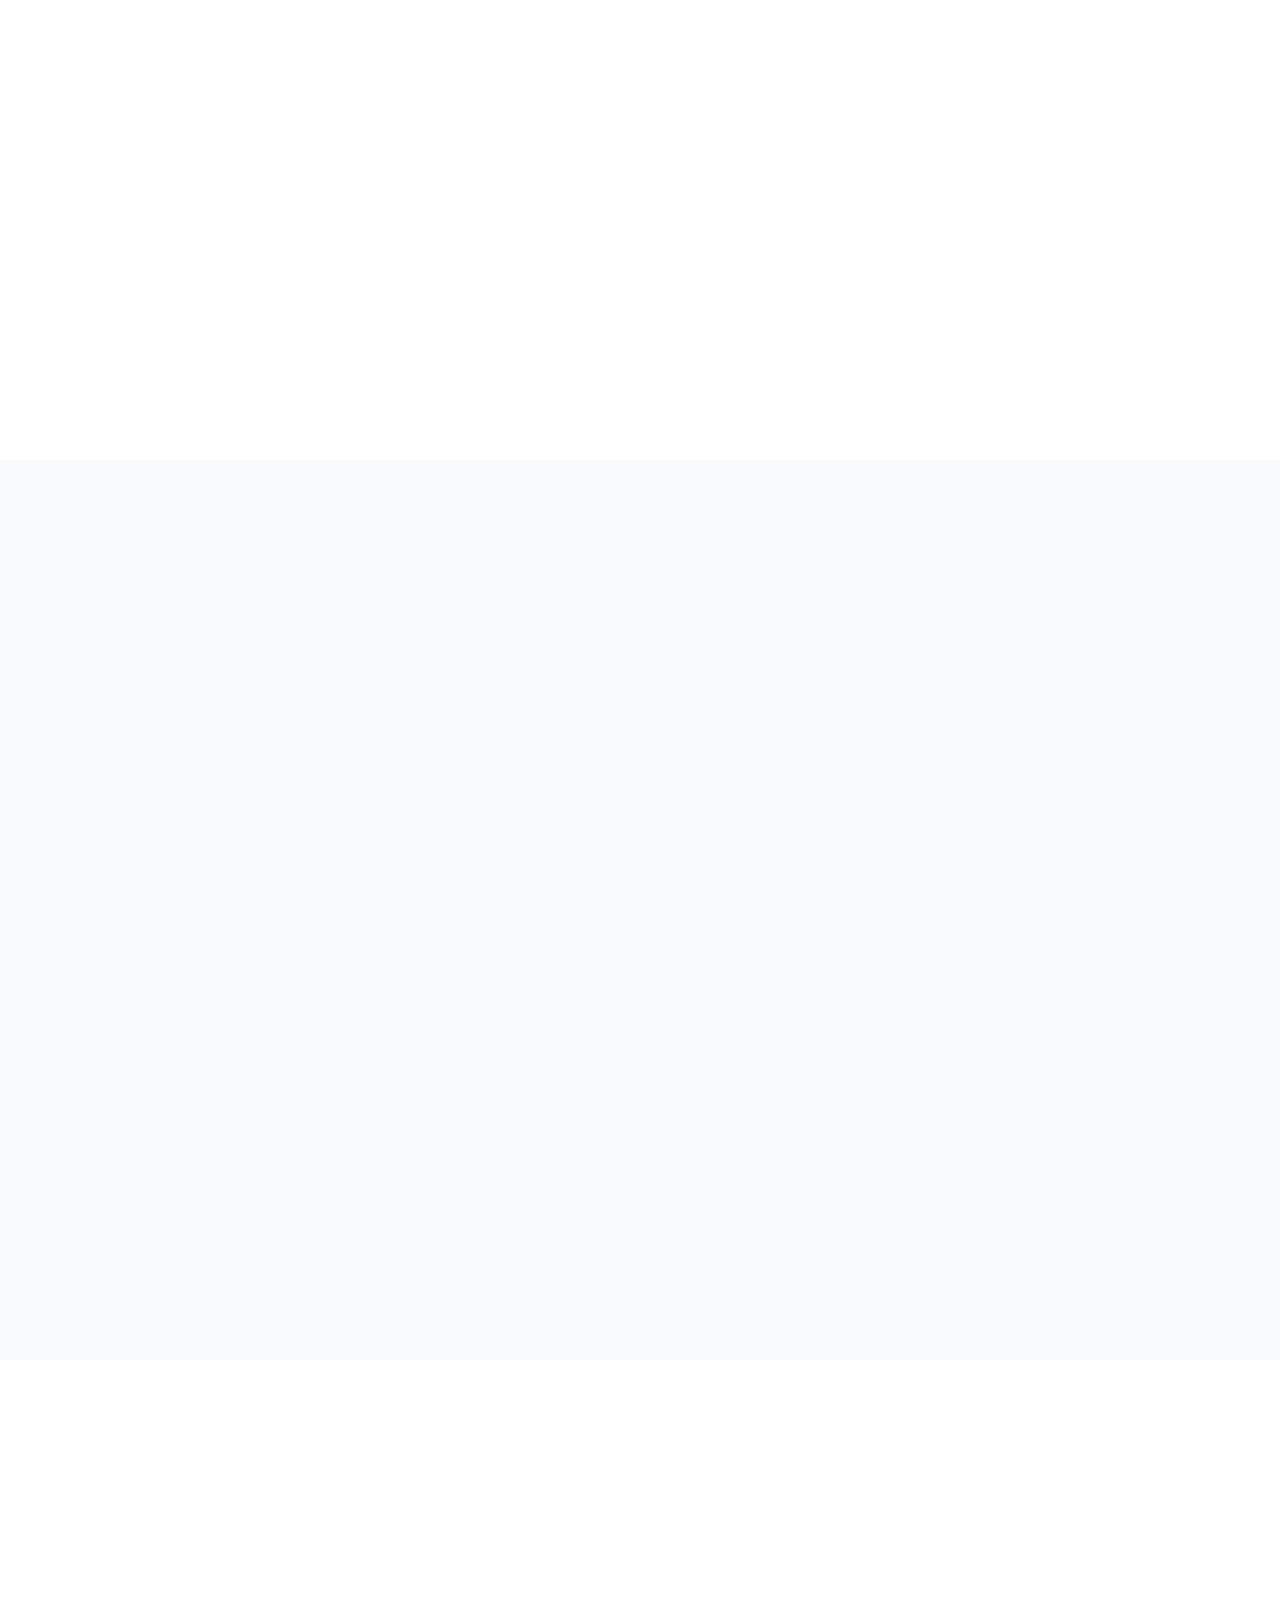
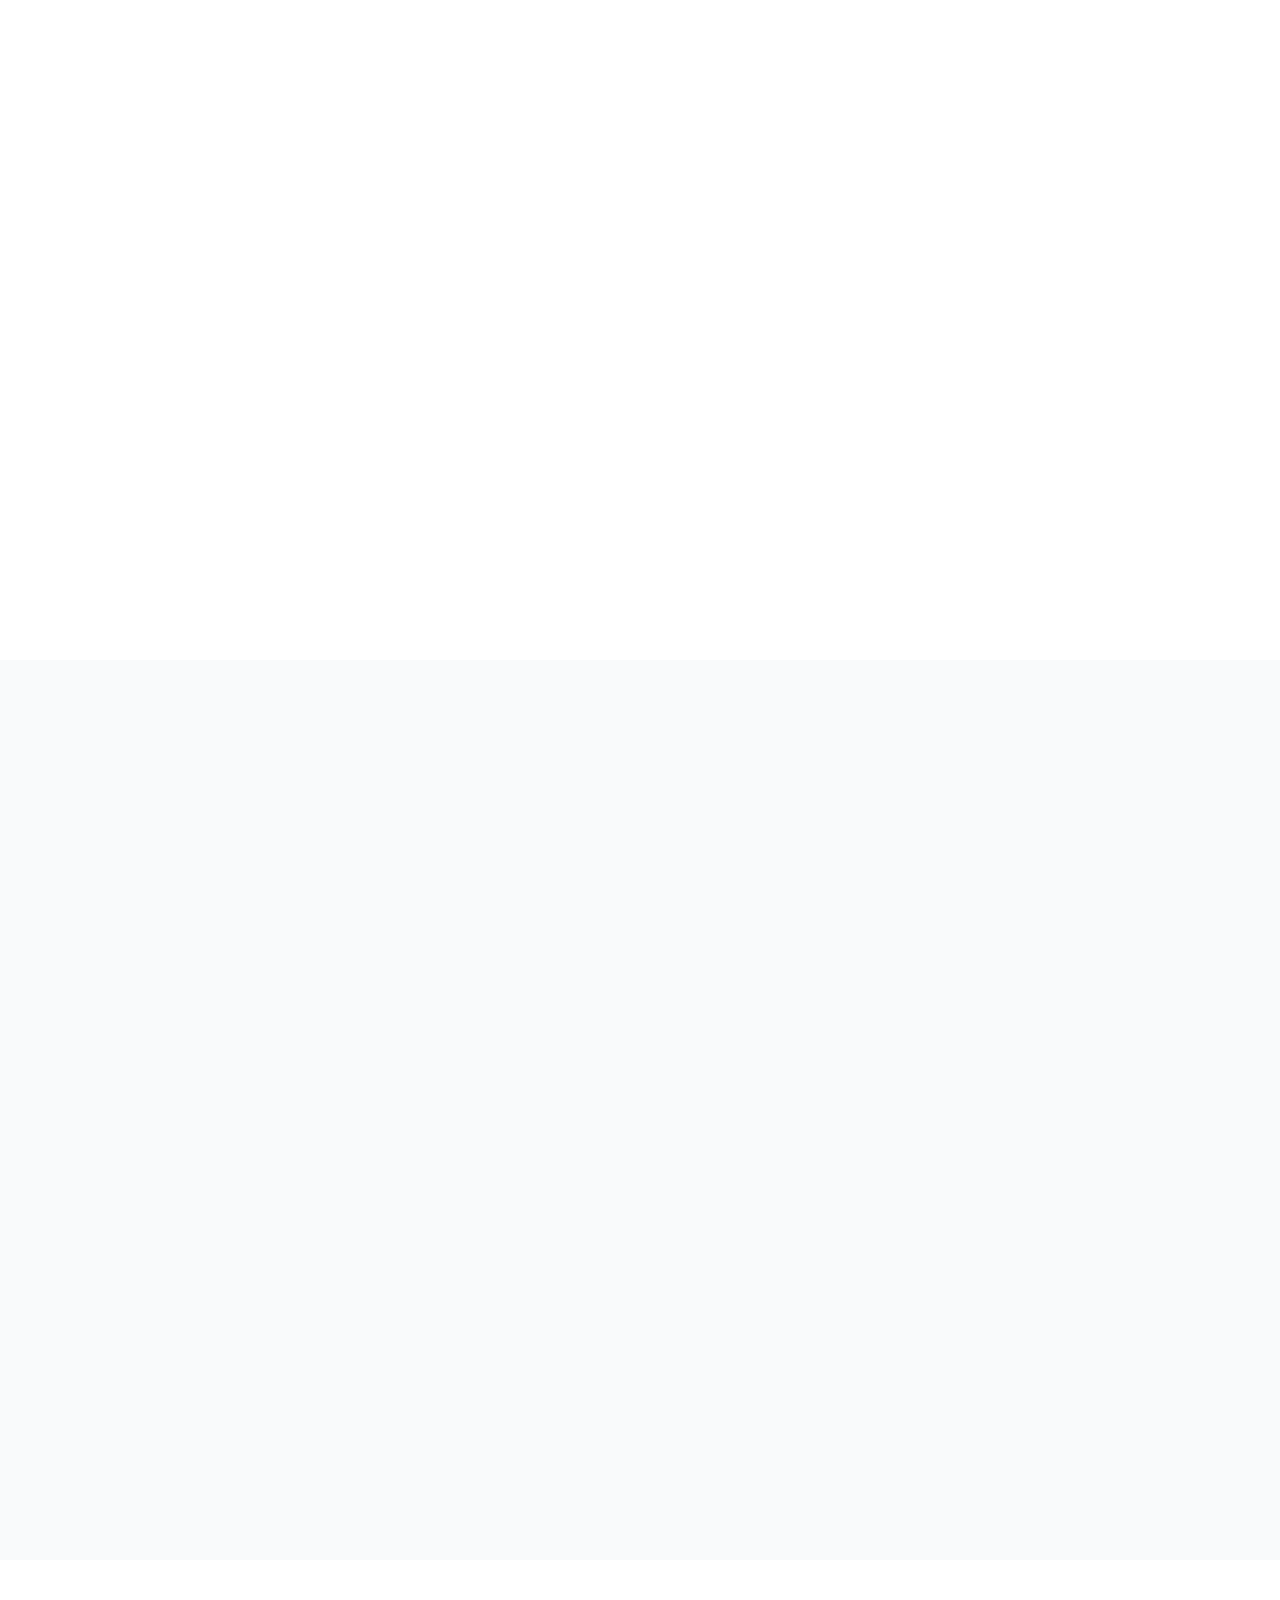
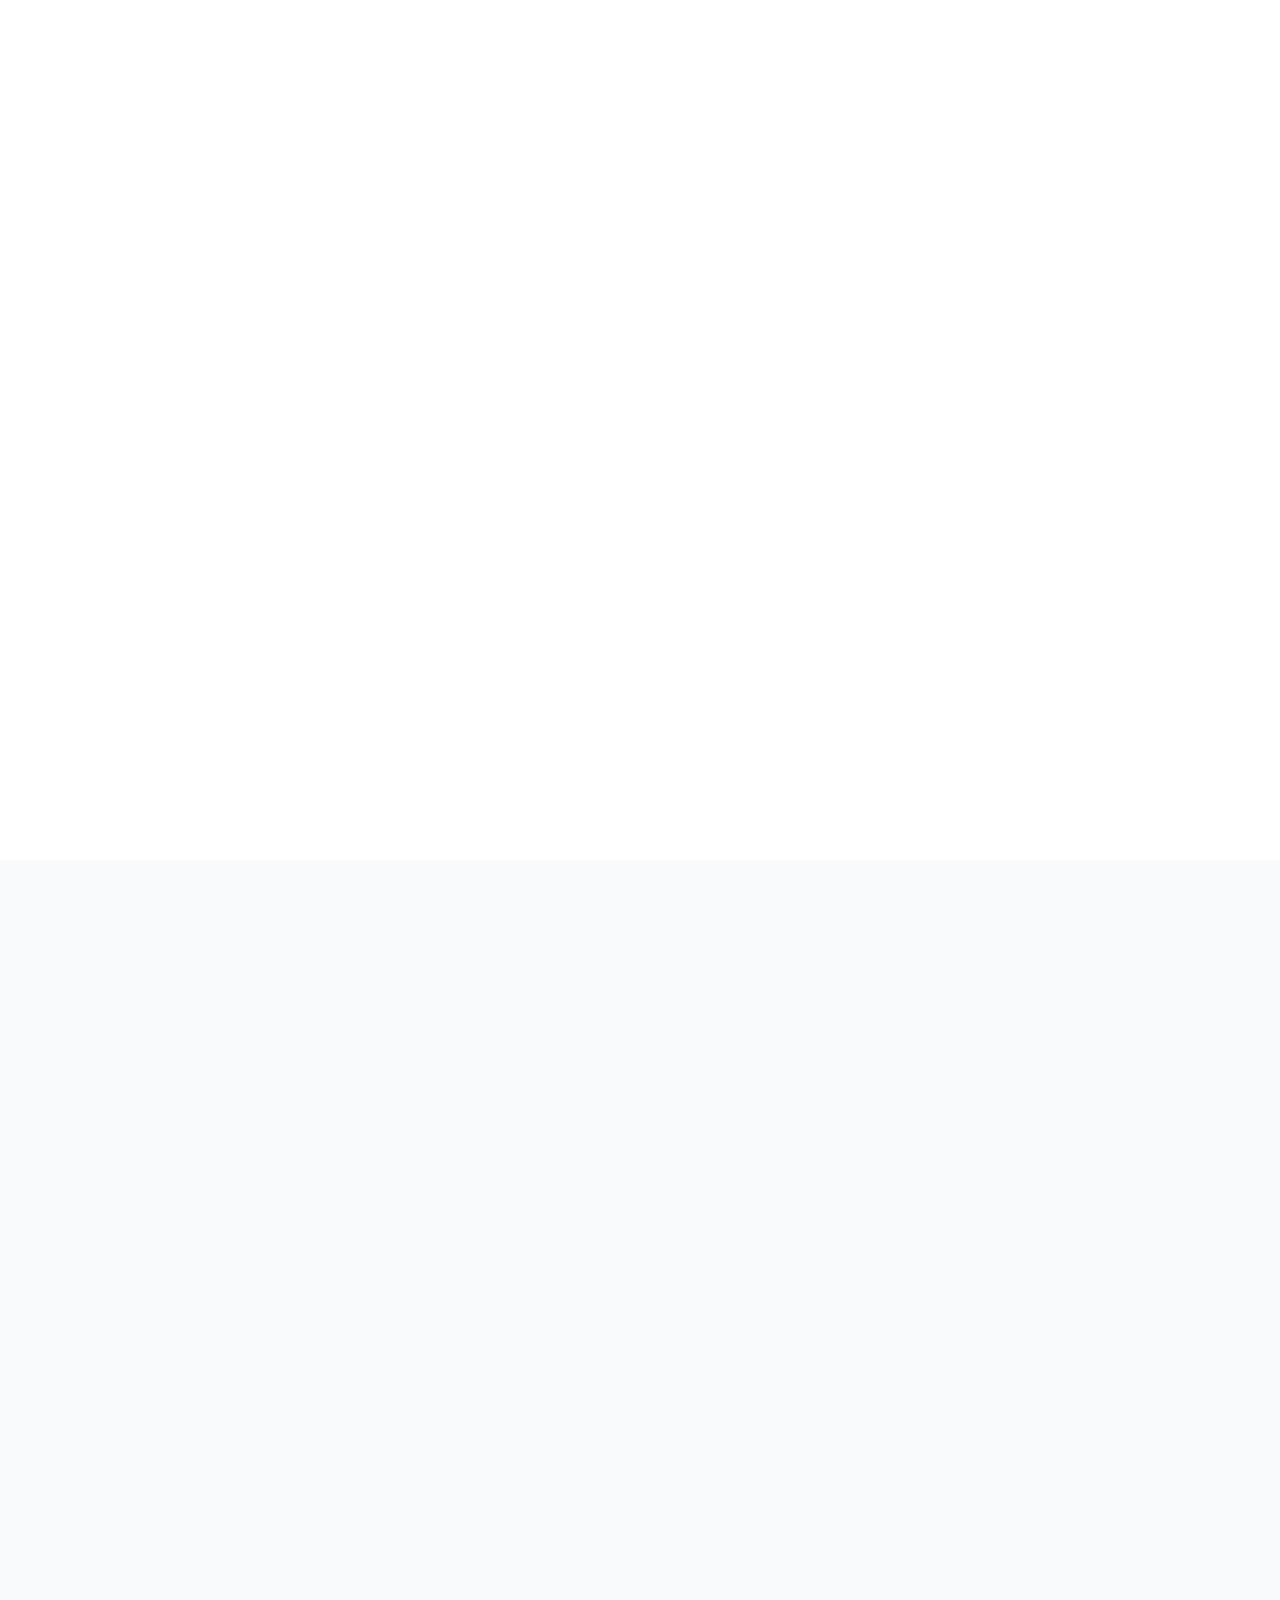
<file: pitch.html>
<!DOCTYPE html>
<html lang="en">
<head>
  <meta charset="UTF-8">
  <meta http-equiv="refresh" content="0;url=index.html">
  <title>Redirecting...</title>
</head>
<body>
  <p>Redirecting to <a href="index.html">ComplyO Pitch</a>...</p>
</body>
</html>
</file>
<file: pitch.css>
/* === ComplyO Pitch — Styles === */
/* Matches the demo's token system: blue-600, gray-900, etc. */

*, *::before, *::after { box-sizing: border-box; margin: 0; padding: 0; }

:root {
  --blue-700: #1d4ed8;
  --blue-600: #2563eb;
  --blue-500: #3b82f6;
  --blue-100: #dbeafe;
  --blue-50: #eff6ff;
  --gray-900: #111827;
  --gray-800: #1f2937;
  --gray-700: #374151;
  --gray-600: #4b5563;
  --gray-500: #6b7280;
  --gray-400: #9ca3af;
  --gray-300: #d1d5db;
  --gray-200: #e5e7eb;
  --gray-100: #f3f4f6;
  --gray-50: #f9fafb;
  --white: #ffffff;
  --green-600: #059669;
  --green-100: #d1fae5;
  --amber-600: #d97706;
  --amber-500: #f59e0b;
  --amber-100: #fef3c7;
  --red-600: #dc2626;
  --red-100: #fee2e2;
  --radius: 8px;
  --radius-lg: 12px;
  --shadow-sm: 0 1px 2px rgba(0,0,0,.05);
  --shadow: 0 1px 3px rgba(0,0,0,.08);
  --shadow-md: 0 4px 12px rgba(0,0,0,.08);
  --tr: .2s ease;
}

html { scroll-behavior: smooth; }

body {
  font-family: -apple-system, BlinkMacSystemFont, 'Segoe UI', Roboto, 'Helvetica Neue', Arial, sans-serif;
  background: var(--white);
  color: var(--gray-900);
  line-height: 1.6;
  -webkit-font-smoothing: antialiased;
  font-size: 16px;
  overflow-x: hidden;
}

/* === Shared Header === */
.topbar {
  height: 44px;
  background: var(--gray-900);
  color: var(--white);
  display: flex;
  align-items: center;
  justify-content: space-between;
  padding: 0 16px;
  position: fixed;
  top: 0; left: 0; right: 0;
  z-index: 100;
}
.topbar-left {
  display: flex;
  align-items: center;
  gap: 10px;
}
.topbar-logo {
  font-size: 17px;
  color: var(--blue-500);
}
.topbar-brand {
  font-size: 14px;
  font-weight: 700;
  letter-spacing: .2px;
}
.topbar-tabs {
  display: flex;
  gap: 2px;
  margin-left: 16px;
  padding-left: 16px;
  border-left: 1px solid rgba(255,255,255,.15);
}
.topbar-tab {
  font-size: 12.5px;
  font-weight: 500;
  color: var(--gray-400);
  text-decoration: none;
  padding: 4px 12px;
  border-radius: 5px;
  transition: background .15s ease, color .15s ease;
}
.topbar-tab:hover { background: rgba(255,255,255,.08); color: var(--gray-300); }
.topbar-tab--active {
  background: rgba(255,255,255,.12);
  color: var(--white);
  font-weight: 600;
}

/* === Sections === */
.p-section {
  min-height: 100vh;
  display: flex;
  align-items: center;
  justify-content: center;
  padding: 100px 24px 80px;
  position: relative;
}
.p-section--alt {
  background: var(--gray-50);
}
.p-container {
  max-width: 900px;
  width: 100%;
  margin: 0 auto;
}

/* === Reveal animations === */
.reveal {
  opacity: 0;
  transform: translateY(24px);
  transition: opacity .6s ease, transform .6s ease;
}
.reveal.visible {
  opacity: 1;
  transform: translateY(0);
}
.reveal-stagger > * {
  opacity: 0;
  transform: translateY(20px);
  transition: opacity .5s ease, transform .5s ease;
}
.reveal-stagger > *.visible {
  opacity: 1;
  transform: translateY(0);
}

/* === Section labels & titles === */
.section-label {
  font-size: 11px;
  font-weight: 700;
  text-transform: uppercase;
  letter-spacing: 1.2px;
  color: var(--blue-600);
  margin-bottom: 12px;
}
.section-title {
  font-size: clamp(24px, 4vw, 36px);
  font-weight: 800;
  line-height: 1.2;
  color: var(--gray-900);
  margin-bottom: 24px;
  max-width: 720px;
}
.section-sub {
  font-size: 17px;
  color: var(--gray-600);
  max-width: 600px;
  margin-bottom: 32px;
  line-height: 1.6;
}

/* === S1 Hero === */
.p-hero {
  min-height: 100vh;
  background: var(--gray-900);
  color: var(--white);
  text-align: center;
  padding-top: 44px;
  overflow: hidden;
}
.p-hero-inner {
  position: relative;
  z-index: 2;
  display: flex;
  flex-direction: column;
  align-items: center;
  gap: 20px;
}
.p-hero-title {
  font-size: clamp(48px, 10vw, 96px);
  font-weight: 900;
  letter-spacing: -2px;
  line-height: 1;
}
.p-hero-title .accent { color: var(--blue-500); }
.p-hero-headline {
  font-size: clamp(20px, 3.5vw, 28px);
  color: var(--gray-200);
  font-weight: 600;
  max-width: 640px;
  line-height: 1.35;
}
.p-hero-sub {
  font-size: clamp(15px, 2.5vw, 18px);
  color: var(--gray-400);
  font-weight: 400;
  max-width: 560px;
  line-height: 1.5;
}
.p-hero-pills {
  display: flex;
  gap: 12px;
  flex-wrap: wrap;
  justify-content: center;
  margin-top: 8px;
}
.pill {
  font-size: 13px;
  padding: 6px 16px;
  border-radius: 20px;
  border: 1px solid var(--gray-700);
  color: var(--gray-300);
}
.p-hero-cta { margin-top: 24px; }
.cta-note {
  font-size: 14px;
  color: var(--gray-500);
}
.cta-note strong { color: var(--blue-400); }
.p-hero-bg {
  position: absolute;
  inset: 0;
  background:
    radial-gradient(ellipse 600px 400px at 50% 60%, rgba(37,99,235,.08) 0%, transparent 70%),
    radial-gradient(ellipse 300px 300px at 30% 40%, rgba(59,130,246,.05) 0%, transparent 60%);
  z-index: 1;
}

/* === S2 Problem layout with image === */
.problem-layout {
  display: flex;
  gap: 40px;
  align-items: flex-start;
}
.problem-content {
  flex: 1;
  min-width: 0;
}
.problem-image {
  flex: 0 0 280px;
  position: sticky;
  top: 120px;
  align-self: flex-start;
}
.pain-img {
  width: 100%;
  border-radius: var(--radius-lg);
  box-shadow: 0 8px 32px rgba(0,0,0,.18);
}
.proof-source {
  display: block;
  font-size: 11px;
  color: var(--gray-400);
  font-style: italic;
  margin-top: 6px;
  width: 100%;
}

/* === S2 Problem cards === */
.card-grid {
  display: grid;
  grid-template-columns: repeat(auto-fit, minmax(200px, 1fr));
  gap: 16px;
  margin-bottom: 28px;
}
.p-card {
  background: var(--white);
  border: 1px solid var(--gray-200);
  border-radius: var(--radius-lg);
  padding: 24px 20px;
  box-shadow: var(--shadow-sm);
  transition: transform var(--tr), box-shadow var(--tr);
}
.p-card:hover {
  transform: translateY(-2px);
  box-shadow: var(--shadow-md);
}
.p-card--warn { border-top: 3px solid var(--amber-500); }
.p-card-icon { font-size: 24px; margin-bottom: 12px; }
.p-card h3 {
  font-size: 15px;
  font-weight: 700;
  margin-bottom: 6px;
  color: var(--gray-900);
}
.p-card p {
  font-size: 13.5px;
  color: var(--gray-600);
  line-height: 1.5;
}
.proof-block {
  font-size: 14px;
  color: var(--gray-700);
  background: var(--blue-50);
  border: 1px solid var(--blue-100);
  border-radius: var(--radius);
  padding: 14px 18px;
  display: flex;
  align-items: center;
  gap: 12px;
  flex-wrap: wrap;
}
.proof-tag {
  font-size: 10.5px;
  font-weight: 700;
  text-transform: uppercase;
  letter-spacing: .6px;
  color: var(--blue-600);
  background: var(--blue-100);
  padding: 3px 10px;
  border-radius: 12px;
  white-space: nowrap;
}

/* === S3 Why Now layout with image === */
.whynow-layout {
  display: flex;
  gap: 40px;
  align-items: flex-start;
}
.whynow-content {
  flex: 1;
  min-width: 0;
}
.whynow-image {
  flex: 0 0 260px;
  position: sticky;
  top: 120px;
  align-self: flex-start;
}
.pain-img-caption {
  font-size: 12px;
  color: var(--gray-400);
  text-align: center;
  margin-top: 10px;
  font-style: italic;
}

/* === S3 Timeline === */
.timeline {
  position: relative;
  padding-left: 32px;
  margin: 32px 0;
}
.timeline::before {
  content: '';
  position: absolute;
  left: 7px;
  top: 8px;
  bottom: 8px;
  width: 2px;
  background: var(--gray-200);
}
.tl-item {
  position: relative;
  padding-bottom: 36px;
  display: flex;
  gap: 16px;
}
.tl-item:last-child { padding-bottom: 0; }
.tl-dot {
  width: 16px;
  height: 16px;
  border-radius: 50%;
  background: var(--gray-300);
  border: 3px solid var(--gray-50);
  flex-shrink: 0;
  position: absolute;
  left: -32px;
  top: 4px;
}
.tl-dot--active {
  background: var(--blue-600);
  box-shadow: 0 0 0 4px rgba(37,99,235,.15);
}
.tl-year {
  font-size: 13px;
  font-weight: 700;
  color: var(--gray-900);
  margin-bottom: 4px;
}
.tl-text {
  font-size: 14px;
  color: var(--gray-600);
  line-height: 1.5;
}
.tl-source {
  font-size: 11px;
  color: var(--gray-400);
  margin-top: 6px;
  font-style: italic;
}
.urgency-note {
  display: flex;
  align-items: center;
  gap: 10px;
  font-size: 15px;
  font-weight: 600;
  color: var(--gray-800);
  background: var(--amber-100);
  border: 1px solid rgba(217,119,6,.15);
  border-radius: var(--radius);
  padding: 14px 18px;
}
.urgency-icon { font-size: 20px; }

/* === S4 Market bars === */
.market-visual { margin-top: 12px; }
.market-bar-group {
  display: flex;
  flex-direction: column;
  gap: 24px;
  margin-bottom: 28px;
}
.market-bar-label {
  font-size: 13px;
  font-weight: 600;
  color: var(--gray-700);
  margin-bottom: 8px;
}
.market-bar {
  height: 32px;
  background: var(--gray-100);
  border-radius: 6px;
  overflow: hidden;
  position: relative;
}
.market-bar-fill {
  height: 100%;
  border-radius: 6px;
  width: 0;
  transition: width 1.2s ease;
}
.market-bar-fill--large { background: var(--gray-400); }
.market-bar-fill--small { background: var(--blue-600); }
.market-bar-value {
  font-size: 13px;
  color: var(--gray-700);
  margin-top: 6px;
  font-weight: 600;
}
.market-bar-source {
  font-size: 11px;
  color: var(--gray-400);
  margin-top: 4px;
  font-style: italic;
}
.market-insight {
  display: flex;
  align-items: flex-start;
  gap: 10px;
  font-size: 15px;
  color: var(--gray-700);
  font-weight: 500;
  line-height: 1.5;
}
.market-arrow {
  color: var(--blue-600);
  font-weight: 700;
  font-size: 18px;
  flex-shrink: 0;
}

/* === S5 Solution cards === */
.solution-grid {
  display: grid;
  grid-template-columns: repeat(auto-fit, minmax(200px, 1fr));
  gap: 16px;
}
.sol-card {
  background: var(--white);
  border: 1px solid var(--gray-200);
  border-radius: var(--radius-lg);
  padding: 24px 20px;
  box-shadow: var(--shadow-sm);
  border-left: 3px solid var(--blue-500);
  transition: transform var(--tr), box-shadow var(--tr);
}
.sol-card:hover {
  transform: translateY(-2px);
  box-shadow: var(--shadow-md);
}
.sol-icon { font-size: 24px; margin-bottom: 12px; }
.sol-card h3 {
  font-size: 15px;
  font-weight: 700;
  margin-bottom: 6px;
  color: var(--gray-900);
}
.sol-card p {
  font-size: 13.5px;
  color: var(--gray-600);
  line-height: 1.5;
}

/* === S6 Wedge flow === */
.wedge-flow {
  display: flex;
  align-items: stretch;
  gap: 0;
  margin: 32px 0 20px;
}
.wedge-step {
  flex: 1;
  background: var(--white);
  border: 1px solid var(--gray-200);
  border-radius: var(--radius-lg);
  padding: 24px 20px;
  text-align: center;
  box-shadow: var(--shadow-sm);
}
.wedge-num {
  width: 32px;
  height: 32px;
  border-radius: 50%;
  background: var(--blue-600);
  color: var(--white);
  font-size: 14px;
  font-weight: 700;
  display: inline-flex;
  align-items: center;
  justify-content: center;
  margin-bottom: 12px;
}
.wedge-desc strong {
  display: block;
  font-size: 14px;
  color: var(--gray-900);
  margin-bottom: 4px;
}
.wedge-desc span {
  font-size: 13px;
  color: var(--gray-600);
}
.wedge-connector {
  width: 32px;
  flex-shrink: 0;
  display: flex;
  align-items: center;
  justify-content: center;
  position: relative;
}
.wedge-connector::after {
  content: '\2192';
  font-size: 18px;
  color: var(--blue-500);
  font-weight: 700;
}
.wedge-note {
  font-size: 14px;
  font-weight: 600;
  color: var(--gray-700);
  text-align: center;
}

/* === S7 Roadmap layers === */
.roadmap {
  display: flex;
  flex-direction: column;
  gap: 12px;
  margin-top: 24px;
}
.rm-layer {
  display: flex;
  align-items: center;
  gap: 16px;
  padding: 20px 24px;
  border-radius: var(--radius-lg);
  background: var(--white);
  border: 1px solid var(--gray-200);
  box-shadow: var(--shadow-sm);
  transition: transform var(--tr);
}
.rm-layer:hover { transform: translateX(4px); }
.rm-tag {
  font-size: 10.5px;
  font-weight: 700;
  text-transform: uppercase;
  letter-spacing: .6px;
  padding: 3px 10px;
  border-radius: 12px;
  white-space: nowrap;
  min-width: 60px;
  text-align: center;
}
.rm-layer--now .rm-tag { background: var(--blue-100); color: var(--blue-600); }
.rm-layer--next .rm-tag { background: var(--green-100); color: var(--green-600); }
.rm-layer--future .rm-tag { background: var(--amber-100); color: var(--amber-600); }
.rm-layer--horizon .rm-tag { background: var(--gray-100); color: var(--gray-600); }
.rm-label {
  font-size: 15px;
  font-weight: 600;
  color: var(--gray-800);
}
/* progressive width hint */
.rm-layer--now { width: 60%; min-width: 320px; }
.rm-layer--next { width: 72%; min-width: 320px; }
.rm-layer--future { width: 84%; min-width: 320px; }
.rm-layer--horizon { width: 100%; }

/* === S8 Business model — highlight cards === */
.biz-highlight {
  margin-bottom: 32px;
}
.biz-highlight-row {
  display: flex;
  gap: 16px;
  margin-bottom: 16px;
}
.biz-highlight-card {
  flex: 1;
  background: var(--blue-50);
  border: 1px solid var(--blue-100);
  border-radius: var(--radius-lg);
  padding: 24px 20px;
  text-align: center;
}
.biz-highlight-card--save {
  background: var(--green-100);
  border-color: rgba(5,150,105,.2);
}
.biz-highlight-label {
  font-size: 12px;
  font-weight: 600;
  text-transform: uppercase;
  letter-spacing: .5px;
  color: var(--gray-600);
  margin-bottom: 8px;
}
.biz-highlight-value {
  font-size: clamp(28px, 5vw, 40px);
  font-weight: 900;
  color: var(--gray-900);
  letter-spacing: -1px;
}
.biz-highlight-value span {
  font-size: 16px;
  font-weight: 500;
  color: var(--gray-500);
}
.biz-scenario {
  font-size: 14px;
  color: var(--gray-600);
  line-height: 1.6;
  background: var(--gray-50);
  border: 1px solid var(--gray-200);
  border-radius: var(--radius);
  padding: 14px 18px;
}
.biz-scenario em {
  color: var(--gray-400);
  font-size: 12px;
}

/* === S8 Business cards === */
.biz-grid {
  display: grid;
  grid-template-columns: repeat(auto-fit, minmax(200px, 1fr));
  gap: 16px;
}
.biz-card {
  background: var(--white);
  border: 1px solid var(--gray-200);
  border-radius: var(--radius-lg);
  padding: 24px 20px;
  box-shadow: var(--shadow-sm);
}
.biz-icon { font-size: 24px; margin-bottom: 12px; }
.biz-card h3 {
  font-size: 15px;
  font-weight: 700;
  margin-bottom: 6px;
  color: var(--gray-900);
}
.biz-card p {
  font-size: 13.5px;
  color: var(--gray-600);
  line-height: 1.5;
}

/* === S9 Team === */
.team-grid {
  display: flex;
  gap: 24px;
  justify-content: center;
  flex-wrap: wrap;
  margin-bottom: 32px;
}
.team-card {
  width: 220px;
  text-align: center;
  background: var(--white);
  border: 1px solid var(--gray-200);
  border-radius: var(--radius-lg);
  padding: 32px 20px 24px;
  box-shadow: var(--shadow-sm);
  transition: transform var(--tr), box-shadow var(--tr);
}
.team-card:hover {
  transform: translateY(-3px);
  box-shadow: var(--shadow-md);
}
.team-card--founder { border-top: 3px solid var(--blue-600); }
.team-card--open { border-top: 3px dashed var(--gray-300); }
.team-photo {
  width: 96px;
  height: 96px;
  border-radius: 50%;
  overflow: hidden;
  margin: 0 auto 16px;
  background: var(--gray-100);
}
.team-photo img {
  width: 100%;
  height: 100%;
  object-fit: cover;
}
.team-photo--placeholder {
  display: flex;
  align-items: center;
  justify-content: center;
  border: 2px dashed var(--gray-300);
}
.team-photo--placeholder span {
  font-size: 28px;
  font-weight: 700;
  color: var(--gray-400);
}
.team-photo--cto { border-color: var(--blue-500); }
.team-photo--cto span { color: var(--blue-500); }
.team-photo--clo { border-color: var(--green-600); }
.team-photo--clo span { color: var(--green-600); }
.team-name {
  font-size: 16px;
  font-weight: 700;
  color: var(--gray-900);
  margin-bottom: 2px;
}
.team-role {
  font-size: 13px;
  color: var(--gray-500);
}
.team-message {
  font-size: 15px;
  color: var(--gray-700);
  text-align: center;
  max-width: 560px;
  margin: 0 auto;
  line-height: 1.6;
  background: var(--blue-50);
  border: 1px solid var(--blue-100);
  border-radius: var(--radius);
  padding: 18px 24px;
}

/* === S10 Closing === */
.p-closing {
  background: var(--gray-900);
  color: var(--white);
  text-align: center;
}
.closing-thanks {
  font-size: clamp(36px, 7vw, 64px);
  font-weight: 900;
  letter-spacing: -1px;
  margin-bottom: 12px;
}
.closing-line {
  font-size: 18px;
  color: var(--gray-400);
  margin-bottom: 40px;
}
.closing-contact {
  display: flex;
  flex-direction: column;
  align-items: center;
  gap: 8px;
  margin-bottom: 24px;
}
.closing-name {
  font-size: 16px;
  font-weight: 600;
}
.closing-link {
  color: var(--blue-500);
  text-decoration: none;
  font-size: 14px;
  transition: color var(--tr);
}
.closing-link:hover { color: var(--blue-400); }
.closing-note {
  font-size: 13px;
  color: var(--gray-500);
}

/* === Mobile scroll cue === */
.scroll-cue {
  display: none;
  position: fixed;
  bottom: 24px;
  left: 50%;
  transform: translateX(-50%);
  z-index: 90;
  flex-direction: column;
  align-items: center;
  gap: 4px;
  pointer-events: none;
  animation: scrollCuePulse 2s ease-in-out infinite;
  transition: opacity .4s ease;
}
.scroll-cue.hidden { opacity: 0; }
.scroll-cue-arrow {
  width: 36px;
  height: 36px;
  border-radius: 50%;
  background: rgba(37,99,235,.85);
  color: var(--white);
  display: flex;
  align-items: center;
  justify-content: center;
  font-size: 18px;
  font-weight: 700;
  box-shadow: 0 2px 12px rgba(0,0,0,.2);
}
.scroll-cue-text {
  font-size: 11px;
  font-weight: 600;
  text-transform: uppercase;
  letter-spacing: .8px;
  color: var(--white);
  text-shadow: 0 1px 4px rgba(0,0,0,.5);
}
@keyframes scrollCuePulse {
  0%, 100% { transform: translateX(-50%) translateY(0); }
  50% { transform: translateX(-50%) translateY(-6px); }
}

/* === Responsive === */
@media (max-width: 900px) {
  .problem-layout { flex-direction: column; }
  .problem-image {
    flex: none;
    width: 100%;
    max-width: 320px;
    margin: 0 auto;
    position: static;
  }
  .whynow-layout { flex-direction: column; }
  .whynow-image {
    flex: none;
    width: 100%;
    max-width: 300px;
    margin: 0 auto;
    position: static;
  }
}

@media (max-width: 640px) {
  .p-section { padding: 80px 16px 60px; }
  .wedge-flow { flex-direction: column; }
  .wedge-connector { width: auto; height: 24px; }
  .wedge-connector::after { transform: rotate(90deg); }
  .team-grid { flex-direction: column; align-items: center; }
  .rm-layer--now,
  .rm-layer--next,
  .rm-layer--future,
  .rm-layer--horizon { width: 100%; min-width: 0; }
  .biz-highlight-row { flex-direction: column; }
  .scroll-cue { display: flex; }
}

/* Show scroll cue on tablets too */
@media (max-width: 900px) {
  .scroll-cue { display: flex; }
}
</file>
<file: styles.css>
/* === Reset & Tokens === */
*, *::before, *::after { box-sizing: border-box; margin: 0; padding: 0; }
button { font-family: inherit; }

:root {
  --blue-600: #2563eb;
  --blue-500: #3b82f6;
  --blue-100: #dbeafe;
  --blue-50: #eff6ff;
  --gray-900: #111827;
  --gray-800: #1f2937;
  --gray-700: #374151;
  --gray-500: #6b7280;
  --gray-400: #9ca3af;
  --gray-300: #d1d5db;
  --gray-200: #e5e7eb;
  --gray-100: #f3f4f6;
  --gray-50: #f9fafb;
  --white: #ffffff;
  --green-600: #059669;
  --green-100: #d1fae5;
  --amber-600: #d97706;
  --amber-500: #f59e0b;
  --amber-100: #fef3c7;
  --red-600: #dc2626;
  --red-100: #fee2e2;
  --radius: 8px;
  --radius-lg: 10px;
  --shadow-sm: 0 1px 2px rgba(0,0,0,.05);
  --shadow: 0 1px 3px rgba(0,0,0,.08);
  --tr: .2s ease;
  --sidebar-w: 256px;
  --topbar-h: 44px;
}

html, body { height: 100%; overflow: hidden; }

body {
  font-family: -apple-system, BlinkMacSystemFont, 'Segoe UI', Roboto, 'Helvetica Neue', Arial, sans-serif;
  background: var(--gray-100);
  color: var(--gray-900);
  line-height: 1.5;
  -webkit-font-smoothing: antialiased;
  font-size: 13.5px;
}

/* === Top bar === */
.topbar {
  height: var(--topbar-h);
  background: var(--gray-900);
  color: var(--white);
  display: flex;
  align-items: center;
  justify-content: space-between;
  padding: 0 16px;
  position: fixed;
  top: 0; left: 0; right: 0;
  z-index: 100;
}
.topbar-left {
  display: flex;
  align-items: center;
  gap: 10px;
}
.topbar-logo {
  font-size: 17px;
  color: var(--blue-500);
}
.topbar-brand {
  font-size: 14px;
  font-weight: 700;
  letter-spacing: .2px;
}
.topbar-tabs {
  display: flex;
  gap: 2px;
  margin-left: 16px;
  padding-left: 16px;
  border-left: 1px solid rgba(255,255,255,.15);
}
.topbar-tab {
  font-size: 12.5px;
  font-weight: 500;
  color: var(--gray-400);
  text-decoration: none;
  padding: 4px 12px;
  border-radius: 5px;
  transition: background .15s ease, color .15s ease;
}
.topbar-tab:hover { background: rgba(255,255,255,.08); color: var(--gray-300); }
.topbar-tab--active {
  background: rgba(255,255,255,.12);
  color: var(--white);
  font-weight: 600;
}
.topbar-right { display: flex; align-items: center; gap: 8px; }
.btn-reset {
  background: rgba(255,255,255,.1);
  border: 1px solid rgba(255,255,255,.15);
  border-radius: 5px;
  padding: 4px 12px;
  font-size: 12px;
  color: var(--gray-400);
  cursor: pointer;
  transition: background var(--tr);
}
.btn-reset:hover { background: rgba(255,255,255,.18); color: var(--white); }

/* === App layout === */
.app-layout {
  display: flex;
  position: fixed;
  top: var(--topbar-h);
  left: 0; right: 0; bottom: 0;
}

/* === Sidebar === */
.sidebar {
  width: var(--sidebar-w);
  flex-shrink: 0;
  background: var(--white);
  border-right: 1px solid var(--gray-200);
  overflow-y: auto;
  display: flex;
  flex-direction: column;
}
.sb-block {
  padding: 16px;
  border-bottom: 1px solid var(--gray-100);
}
.sb-label {
  font-size: 10.5px;
  font-weight: 700;
  text-transform: uppercase;
  letter-spacing: .6px;
  color: var(--gray-400);
  margin-bottom: 10px;
}

/* Company */
.sb-company-name {
  font-size: 15px;
  font-weight: 700;
  color: var(--gray-900);
  margin-bottom: 2px;
}
.sb-company-meta {
  font-size: 12px;
  color: var(--gray-500);
}

/* Scope */
.sb-scope-row {
  font-size: 12.5px;
  color: var(--gray-800);
  margin-bottom: 4px;
  line-height: 1.4;
}
.sb-scope-row:last-child { margin-bottom: 0; }
.sb-dim {
  color: var(--gray-400);
  display: inline-block;
  width: 62px;
  flex-shrink: 0;
  font-size: 11.5px;
}
.sb-scope-services {
  display: flex;
  gap: 4px;
}
.sb-scope-services span:last-child {
  color: var(--gray-700);
  font-size: 12px;
}

/* Workstream nav */
.sb-nav { position: relative; }
.sb-ws-nav {
  display: flex;
  flex-direction: column;
  gap: 2px;
}
.sb-ws-item {
  display: flex;
  align-items: center;
  gap: 10px;
  padding: 8px 10px;
  border-radius: 6px;
  cursor: pointer;
  transition: background var(--tr);
  font-size: 13px;
  color: var(--gray-700);
  border: none;
  background: none;
  width: 100%;
  text-align: left;
}
.sb-ws-item:hover { background: var(--gray-50); }
.sb-ws-item.active {
  background: var(--blue-50);
  color: var(--blue-600);
  font-weight: 600;
}
.sb-ws-dot {
  width: 8px;
  height: 8px;
  border-radius: 50%;
  flex-shrink: 0;
}
.sb-ws-dot--green { background: var(--green-600); }
.sb-ws-dot--blue { background: var(--blue-500); }
.sb-ws-dot--amber { background: var(--amber-500); }
.sb-ws-dot--red { background: var(--red-600); }
.sb-ws-pct {
  margin-left: auto;
  font-size: 11px;
  color: var(--gray-400);
  font-weight: 500;
}

/* === Workspace main === */
.workspace {
  flex: 1;
  overflow-y: auto;
  padding: 20px 24px 40px;
  display: flex;
  flex-direction: column;
  gap: 20px;
}

/* Readiness strip */
.readiness-strip {
  display: flex;
  align-items: center;
  gap: 18px;
  background: var(--white);
  border: 1px solid var(--gray-200);
  border-radius: var(--radius-lg);
  padding: 16px 22px;
  box-shadow: var(--shadow-sm);
}
.rs-ring-wrap {
  position: relative;
  width: 64px;
  height: 64px;
  flex-shrink: 0;
}
.rs-ring {
  width: 100%;
  height: 100%;
  transform: rotate(-90deg);
}
.rs-ring-bg {
  fill: none;
  stroke: var(--gray-100);
  stroke-width: 6;
}
.rs-ring-fill {
  fill: none;
  stroke: var(--blue-500);
  stroke-width: 6;
  stroke-linecap: round;
  stroke-dasharray: 213.63; /* 2*PI*34 */
  stroke-dashoffset: 213.63;
  transition: stroke-dashoffset .8s ease;
}
.rs-ring-text {
  position: absolute;
  inset: 0;
  display: flex;
  align-items: center;
  justify-content: center;
  font-size: 16px;
  font-weight: 800;
  color: var(--gray-900);
}
.rs-ring-text span { letter-spacing: -.5px; }
.rs-copy { flex: 1; }
.rs-headline {
  font-size: 15px;
  font-weight: 700;
  color: var(--gray-900);
  margin-bottom: 4px;
}
.rs-headline span { color: var(--blue-600); }
.rs-meta {
  display: flex;
  align-items: center;
  gap: 10px;
}
.rs-badge {
  font-size: 11px;
  font-weight: 600;
  padding: 2px 9px;
  border-radius: 20px;
  background: var(--amber-100);
  color: var(--amber-600);
}
.rs-hint {
  font-size: 12px;
  font-weight: 600;
  color: var(--blue-600);
}

/* === Content area === */
.ws-content {
  display: flex;
  gap: 20px;
  flex: 1;
  min-height: 0;
}

/* Workstream detail panel */
.ws-detail-panel {
  flex: 1;
  background: var(--white);
  border: 1px solid var(--gray-200);
  border-radius: var(--radius-lg);
  padding: 22px 24px;
  box-shadow: var(--shadow-sm);
  overflow-y: auto;
  display: flex;
  flex-direction: column;
  gap: 20px;
}
.panel-label {
  font-size: 10.5px;
  font-weight: 700;
  text-transform: uppercase;
  letter-spacing: .6px;
  color: var(--gray-400);
  margin-bottom: 10px;
}
.ws-detail-head {
  display: flex;
  align-items: center;
  justify-content: space-between;
}
.ws-detail-title {
  font-size: 16px;
  font-weight: 700;
}
.ws-detail-desc {
  font-size: 13px;
  color: var(--gray-500);
  line-height: 1.55;
}

/* Inline section blocks */
.detail-section {
  display: flex;
  flex-direction: column;
  gap: 6px;
}
.detail-section-label {
  font-size: 11px;
  font-weight: 600;
  text-transform: uppercase;
  letter-spacing: .4px;
  color: var(--gray-400);
}
.detail-steps {
  list-style: none;
  display: flex;
  flex-direction: column;
  gap: 4px;
}
.detail-steps li {
  font-size: 13px;
  color: var(--gray-700);
  padding-left: 18px;
  position: relative;
}
.detail-steps li::before {
  content: '→';
  position: absolute;
  left: 0;
  color: var(--blue-500);
  font-weight: 600;
}

/* Document table */
.doc-table {
  display: flex;
  flex-direction: column;
  gap: 6px;
}
.doc-row {
  display: flex;
  align-items: center;
  justify-content: space-between;
  padding: 9px 12px;
  background: var(--gray-50);
  border: 1px solid var(--gray-100);
  border-radius: 6px;
}
.doc-name {
  font-size: 12.5px;
  font-weight: 500;
  color: var(--gray-800);
  display: flex;
  align-items: center;
  gap: 7px;
}
.doc-icon { font-size: 14px; }
.doc-badge {
  font-size: 10.5px;
  font-weight: 600;
  padding: 2px 9px;
  border-radius: 20px;
  white-space: nowrap;
}
.doc-badge--uploaded { background: var(--green-100); color: var(--green-600); }
.doc-badge--missing { background: var(--red-100); color: var(--red-600); }
.doc-badge--needs-review { background: var(--amber-100); color: var(--amber-600); }

/* Badge variants */
.badge { font-size: 11px; font-weight: 600; padding: 2px 9px; border-radius: 20px; }
.badge--green { background: var(--green-100); color: var(--green-600); }
.badge--blue { background: var(--blue-100); color: var(--blue-600); }
.badge--amber { background: var(--amber-100); color: var(--amber-600); }
.badge--red { background: var(--red-100); color: var(--red-600); }

/* Progress bar (small) */
.progress-sm {
  height: 4px;
  background: var(--gray-100);
  border-radius: 2px;
  overflow: hidden;
}
.progress-sm-fill {
  height: 100%;
  border-radius: 2px;
  transition: width .6s ease;
}

/* === Actions panel === */
.actions-panel {
  width: 320px;
  flex-shrink: 0;
  display: flex;
  flex-direction: column;
}
.action-card {
  background: var(--white);
  border: 1px solid var(--gray-200);
  border-radius: var(--radius-lg);
  padding: 16px 18px;
  box-shadow: var(--shadow-sm);
  margin-bottom: 12px;
  display: flex;
  flex-direction: column;
  gap: 8px;
  transition: border-color var(--tr);
}
.action-card:not(.action-card--done) {
  border-left: 3px solid var(--blue-500);
}
.action-card--done {
  border-left: 3px solid var(--green-600);
  opacity: .7;
}
.action-card-title {
  font-size: 13.5px;
  font-weight: 700;
  color: var(--gray-900);
  display: flex;
  align-items: center;
  gap: 6px;
}
.action-card-title .done-check { color: var(--green-600); }
.action-card-desc {
  font-size: 12px;
  color: var(--gray-500);
  line-height: 1.45;
}
.action-card-boost {
  font-size: 11px;
  font-weight: 600;
  color: var(--blue-600);
}
.btn-action {
  display: flex;
  align-items: center;
  justify-content: center;
  gap: 6px;
  padding: 8px 16px;
  border: none;
  border-radius: 6px;
  font-size: 12.5px;
  font-weight: 600;
  cursor: pointer;
  transition: background var(--tr), opacity var(--tr);
  width: 100%;
}
.btn-action--primary {
  background: var(--blue-600);
  color: var(--white);
}
.btn-action--primary:hover:not(:disabled) { background: #1d4ed8; }
.btn-action:disabled { cursor: default; opacity: .5; }
.btn-action--done {
  background: var(--green-100);
  color: var(--green-600);
  cursor: default;
}

/* === Step flow (replaces action card content) === */
.step-flow {
  background: var(--white);
  border: 1px solid var(--gray-200);
  border-left: 3px solid var(--blue-500);
  border-radius: var(--radius-lg);
  padding: 18px 18px 16px;
  box-shadow: var(--shadow-sm);
  margin-bottom: 12px;
  display: flex;
  flex-direction: column;
  gap: 14px;
}
.step-flow-title {
  font-size: 13.5px;
  font-weight: 700;
  color: var(--gray-900);
}
.step-body {
  display: flex;
  flex-direction: column;
  gap: 8px;
}
.step-label {
  font-size: 11px;
  font-weight: 600;
  text-transform: uppercase;
  letter-spacing: .4px;
  color: var(--gray-400);
}
.step-text {
  font-size: 13px;
  color: var(--gray-700);
  line-height: 1.5;
}
.step-file-row {
  display: flex;
  align-items: center;
  justify-content: space-between;
  padding: 8px 10px;
  background: var(--gray-50);
  border: 1px solid var(--gray-100);
  border-radius: 6px;
}
.step-file-name {
  font-size: 12px;
  font-weight: 500;
  color: var(--gray-800);
  display: flex;
  align-items: center;
  gap: 6px;
}
.step-file-badge {
  font-size: 10px;
  font-weight: 600;
  padding: 2px 8px;
  border-radius: 12px;
  background: var(--amber-100);
  color: var(--amber-600);
}

.btn-step {
  display: flex;
  align-items: center;
  justify-content: center;
  gap: 6px;
  padding: 9px 16px;
  border: none;
  border-radius: 6px;
  font-size: 12.5px;
  font-weight: 600;
  cursor: pointer;
  width: 100%;
  transition: background var(--tr);
}
.btn-step--primary {
  background: var(--blue-600);
  color: var(--white);
}
.btn-step--primary:hover { background: #1d4ed8; }
.step-sim-label {
  font-size: 10.5px;
  color: var(--gray-400);
  text-align: center;
  font-style: italic;
}

/* Spinner */
.spinner {
  display: inline-block;
  width: 13px;
  height: 13px;
  border: 2px solid rgba(255,255,255,.3);
  border-top-color: var(--white);
  border-radius: 50%;
  animation: spin .6s linear infinite;
}
@keyframes spin { to { transform: rotate(360deg); } }

/* === Polish === */

/* Scrollbar */
.sidebar::-webkit-scrollbar,
.workspace::-webkit-scrollbar,
.ws-detail-panel::-webkit-scrollbar {
  width: 5px;
}
.sidebar::-webkit-scrollbar-thumb,
.workspace::-webkit-scrollbar-thumb,
.ws-detail-panel::-webkit-scrollbar-thumb {
  background: var(--gray-300);
  border-radius: 3px;
}
.sidebar::-webkit-scrollbar-track,
.workspace::-webkit-scrollbar-track,
.ws-detail-panel::-webkit-scrollbar-track {
  background: transparent;
}

/* Doc row hover */
.doc-row {
  transition: background var(--tr), border-color var(--tr);
}
.doc-row:hover {
  background: var(--white);
  border-color: var(--gray-200);
}

/* Sidebar active indicator */
.sb-ws-item.active {
  position: relative;
}
.sb-ws-item.active::before {
  content: '';
  position: absolute;
  left: -16px;
  top: 4px;
  bottom: 4px;
  width: 3px;
  border-radius: 0 2px 2px 0;
  background: var(--blue-600);
}

/* Action card hover */
.action-card:not(.action-card--done):hover {
  border-color: var(--blue-500);
}

/* Step flow fade-in */
.step-flow {
  animation: fadeSlideIn .2s ease;
}
@keyframes fadeSlideIn {
  from { opacity: 0; transform: translateY(6px); }
  to { opacity: 1; transform: translateY(0); }
}

/* Ring color transitions */
.rs-ring-fill {
  transition: stroke-dashoffset .8s ease, stroke .4s ease;
}

/* === Responsive === */
@media (max-width: 900px) {
  .sidebar { display: none; }
  .ws-content { flex-direction: column; }
  .actions-panel { width: 100%; }
}
</file>
